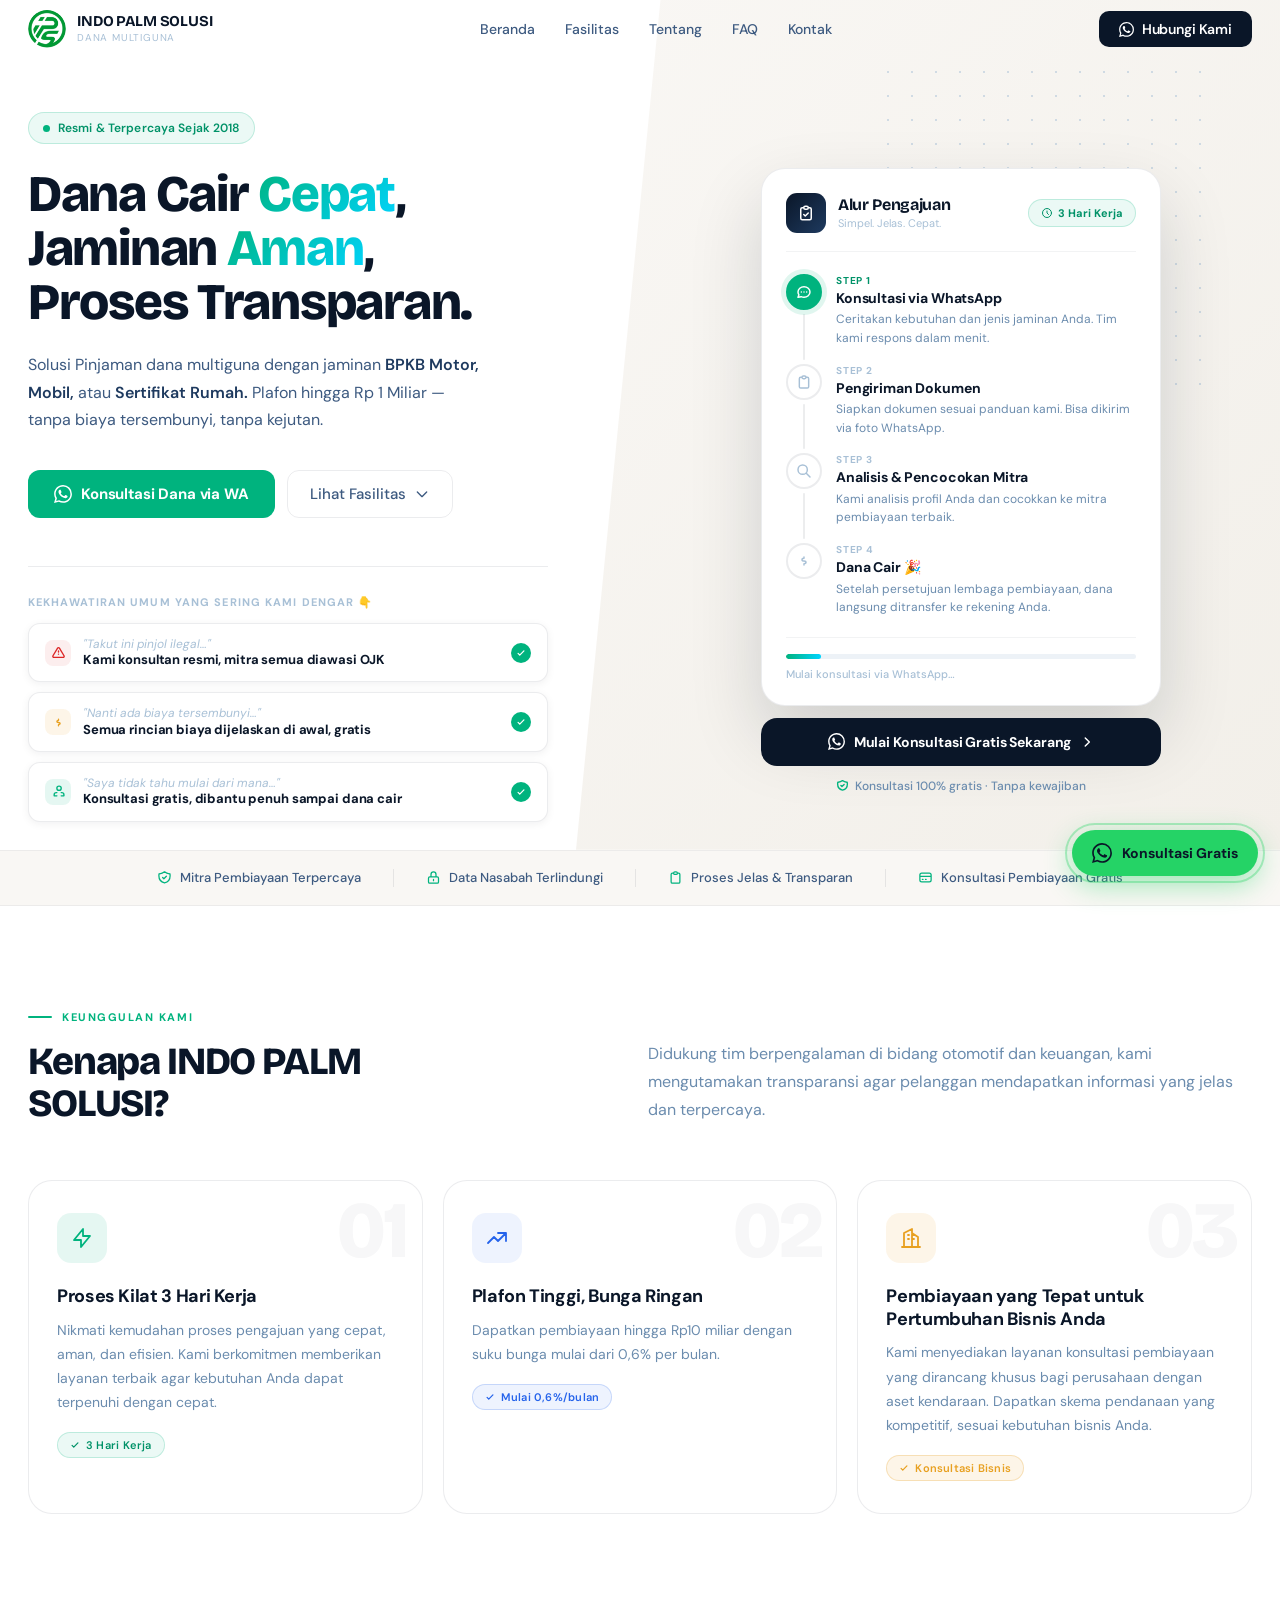
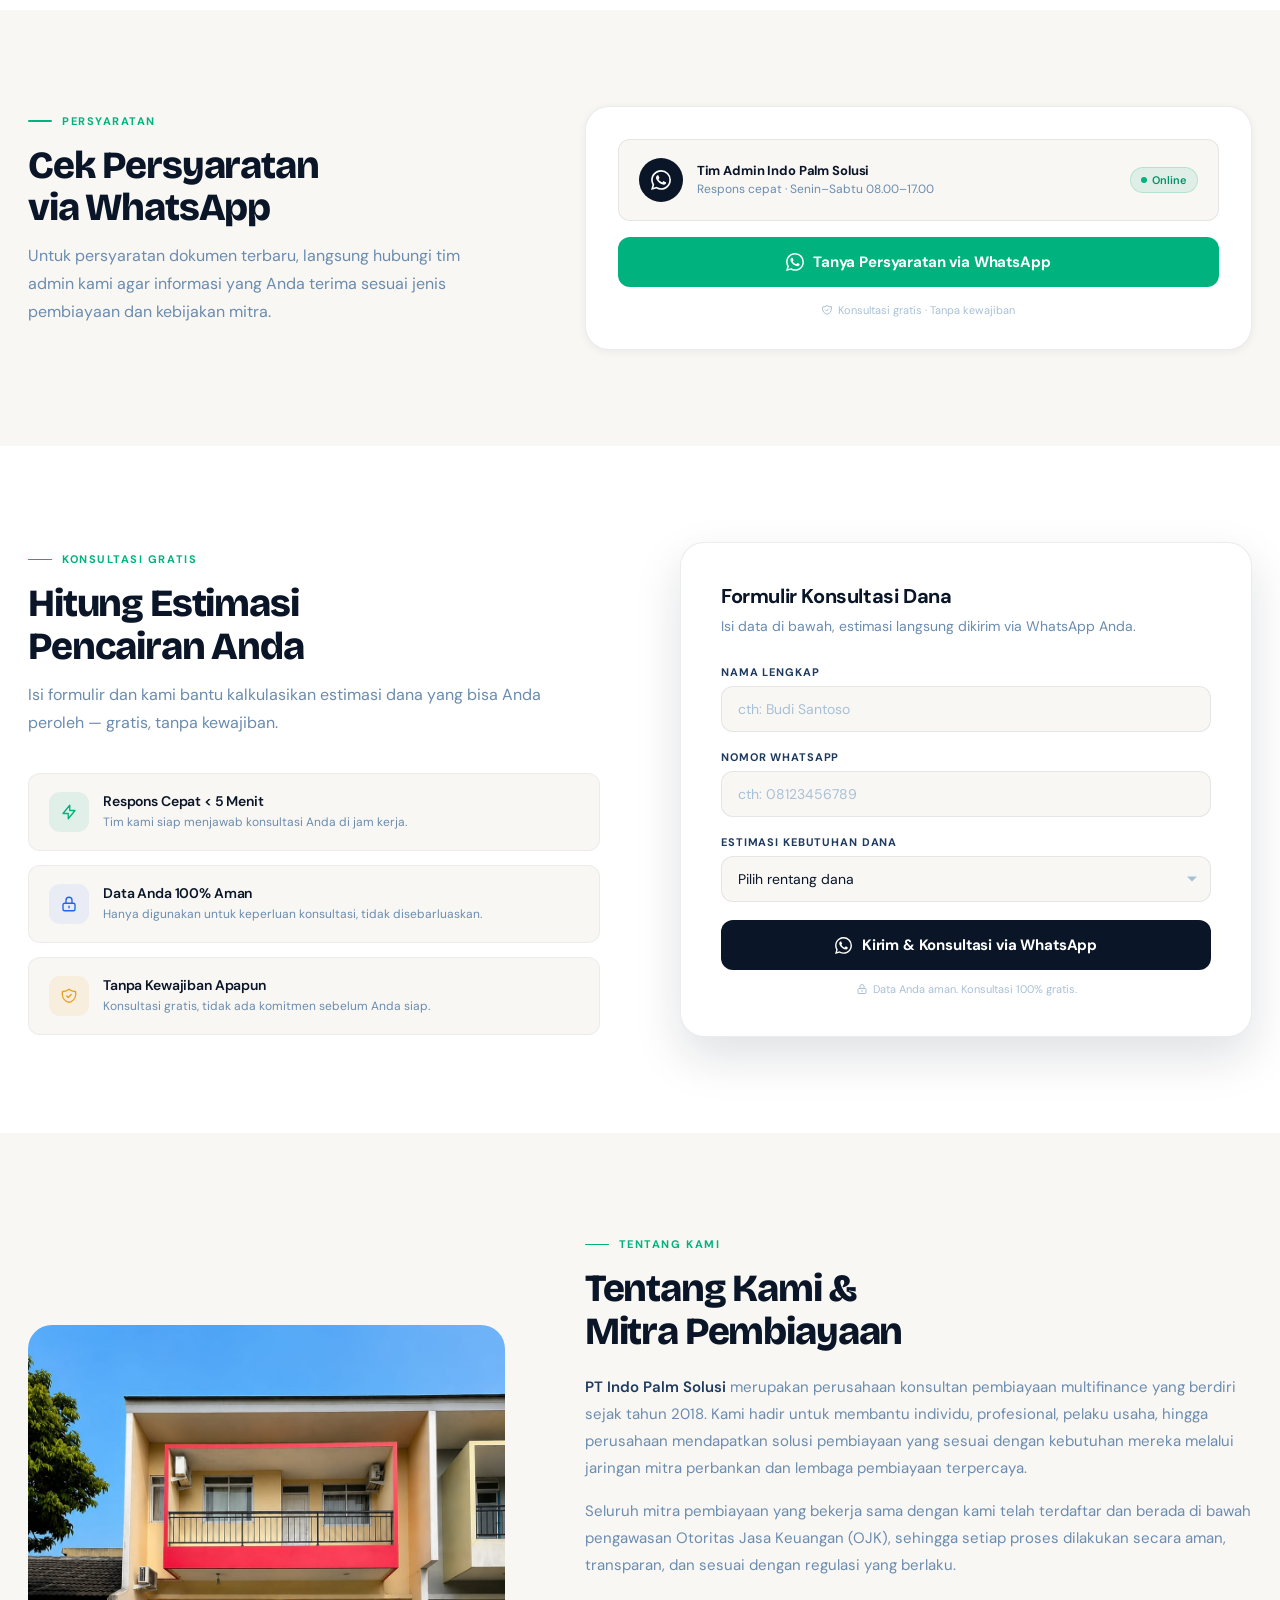
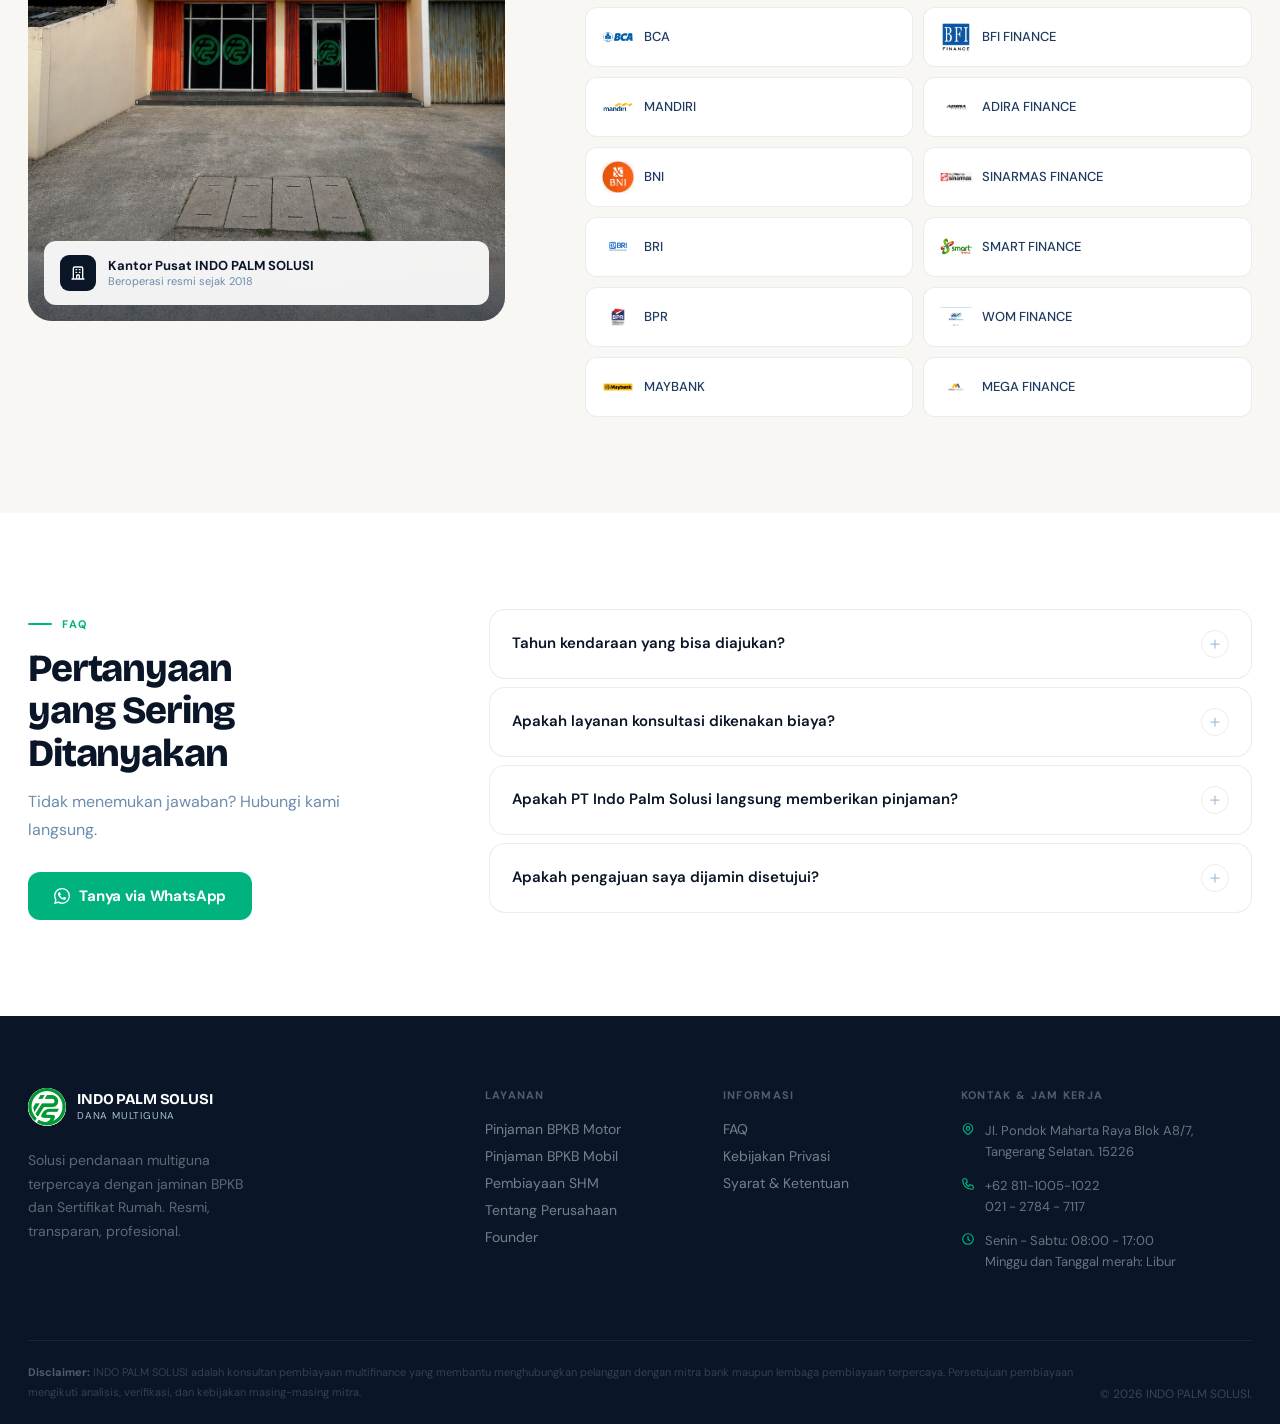
<file: index.html>
<!DOCTYPE html>
<html lang="id" class="scroll-smooth">
<head>
<meta charset="UTF-8"/>
<meta name="viewport" content="width=device-width, initial-scale=1.0"/>
<title>INDO PALM SOLUSI — Pendanaan Multiguna Terpercaya</title>
<meta name="description" content="Pinjaman dana multiguna jaminan BPKB & Sertifikat Rumah. Proses 1 hari, transparan, resmi."/>
<link rel="preconnect" href="https://fonts.googleapis.com"/>
<link rel="preconnect" href="https://fonts.gstatic.com" crossorigin/>
<link href="https://fonts.googleapis.com/css2?family=Bricolage+Grotesque:opsz,wght@12..96,400;12..96,500;12..96,600;12..96,700;12..96,800&family=DM+Sans:ital,opsz,wght@0,9..40,300;0,9..40,400;0,9..40,500;0,9..40,600;1,9..40,400&display=swap" rel="stylesheet"/>
<link rel="stylesheet" href="assets/css/style.css"/>
</head>
<body>

<!-- ══════════ NAVBAR ══════════ -->
<header id="navbar">
  <div class="nav-inner">
    <a href="#hero" class="nav-logo">
      <div class="logo-mark">
        <img src="assets/images/indopalm.jpeg" alt="Indo Palm Solusi Logo"/>
      </div>
      <div>
        <div class="logo-name">INDO PALM SOLUSI</div>
        <div class="logo-sub">Dana Multiguna</div>
      </div>
    </a>
    <nav class="nav-links">
      <a href="#hero" class="nav-link">Beranda</a>
      <a href="#fasilitas" class="nav-link">Fasilitas</a>
      <a href="#tentang" class="nav-link">Tentang</a>
      <a href="#faq" class="nav-link">FAQ</a>
      <a href="#kontak" class="nav-link">Kontak</a>
    </nav>
    <a href="https://wa.me/6281110051022" target="_blank" class="nav-cta desk-only">
      <svg width="15" height="15" viewBox="0 0 24 24" fill="currentColor"><path d="M17.472 14.382c-.297-.149-1.758-.867-2.03-.967-.273-.099-.471-.148-.67.15-.197.297-.767.966-.94 1.164-.173.199-.347.223-.644.075-.297-.15-1.255-.463-2.39-1.475-.883-.788-1.48-1.761-1.653-2.059-.173-.297-.018-.458.13-.606.134-.133.298-.347.446-.52.149-.174.198-.298.298-.497.099-.198.05-.371-.025-.52-.075-.149-.669-1.612-.916-2.207-.242-.579-.487-.5-.669-.51-.173-.008-.371-.01-.57-.01-.198 0-.52.074-.792.372-.272.297-1.04 1.016-1.04 2.479 0 1.462 1.065 2.875 1.213 3.074.149.198 2.096 3.2 5.077 4.487.709.306 1.262.489 1.694.625.712.227 1.36.195 1.871.118.571-.085 1.758-.719 2.006-1.413.248-.694.248-1.289.173-1.413-.074-.124-.272-.198-.57-.347m-5.421 7.403h-.004a9.87 9.87 0 01-5.031-1.378l-.361-.214-3.741.982.998-3.648-.235-.374a9.86 9.86 0 01-1.51-5.26c.001-5.45 4.436-9.884 9.888-9.884 2.64 0 5.122 1.03 6.988 2.898a9.825 9.825 0 012.893 6.994c-.003 5.45-4.437 9.884-9.885 9.884m8.413-18.297A11.815 11.815 0 0012.05 0C5.495 0 .16 5.335.157 11.892c0 2.096.547 4.142 1.588 5.945L.057 24l6.305-1.654a11.882 11.882 0 005.683 1.448h.005c6.554 0 11.89-5.335 11.893-11.893a11.821 11.821 0 00-3.48-8.413z"/></svg>
      Hubungi Kami
    </a>
    <div class="hamburger" id="hamburger" onclick="toggleMenu()">
      <div class="ham-bar"></div><div class="ham-bar"></div><div class="ham-bar"></div>
    </div>
  </div>
  <div class="mobile-menu" id="mobileMenu">
    <div class="mobile-menu-inner">
      <a href="#hero" class="mobile-link" onclick="closeMenu()">Beranda</a>
      <a href="#fasilitas" class="mobile-link" onclick="closeMenu()">Fasilitas</a>
      <a href="#tentang" class="mobile-link" onclick="closeMenu()">Tentang Kami</a>
      <a href="#faq" class="mobile-link" onclick="closeMenu()">FAQ</a>
      <a href="#kontak" class="mobile-link" onclick="closeMenu()">Kontak</a>
      <a href="https://wa.me/6281110051022" target="_blank" class="mobile-cta">
        <svg width="18" height="18" viewBox="0 0 24 24" fill="currentColor"><path d="M17.472 14.382c-.297-.149-1.758-.867-2.03-.967-.273-.099-.471-.148-.67.15-.197.297-.767.966-.94 1.164-.173.199-.347.223-.644.075-.297-.15-1.255-.463-2.39-1.475-.883-.788-1.48-1.761-1.653-2.059-.173-.297-.018-.458.13-.606.134-.133.298-.347.446-.52.149-.174.198-.298.298-.497.099-.198.05-.371-.025-.52-.075-.149-.669-1.612-.916-2.207-.242-.579-.487-.5-.669-.51-.173-.008-.371-.01-.57-.01-.198 0-.52.074-.792.372-.272.297-1.04 1.016-1.04 2.479 0 1.462 1.065 2.875 1.213 3.074.149.198 2.096 3.2 5.077 4.487.709.306 1.262.489 1.694.625.712.227 1.36.195 1.871.118.571-.085 1.758-.719 2.006-1.413.248-.694.248-1.289.173-1.413-.074-.124-.272-.198-.57-.347m-5.421 7.403h-.004a9.87 9.87 0 01-5.031-1.378l-.361-.214-3.741.982.998-3.648-.235-.374a9.86 9.86 0 01-1.51-5.26c.001-5.45 4.436-9.884 9.888-9.884 2.64 0 5.122 1.03 6.988 2.898a9.825 9.825 0 012.893 6.994c-.003 5.45-4.437 9.884-9.885 9.884m8.413-18.297A11.815 11.815 0 0012.05 0C5.495 0 .16 5.335.157 11.892c0 2.096.547 4.142 1.588 5.945L.057 24l6.305-1.654a11.882 11.882 0 005.683 1.448h.005c6.554 0 11.89-5.335 11.893-11.893a11.821 11.821 0 00-3.48-8.413z"/></svg>
        Konsultasi via WhatsApp
      </a>
    </div>
  </div>
</header>

<!-- ══════════ HERO ══════════ -->
<section class="hero" id="hero">
  <div class="hero-bg-shape"></div>
  <div class="hero-bg-dots"></div>
  <div class="hero-inner">
    <!-- Left -->
    <div>
      <div class="hero-badge reveal">
        <div class="badge-dot"></div>
        <span class="badge-text">Resmi &amp; Terpercaya Sejak 2018</span>
      </div>
      <h1 class="hero-h1 reveal d1">
        Dana Cair <span class="hl">Cepat</span>,<br/>
        Jaminan <span class="hl">Aman</span>,<br/>
        Proses Transparan.
      </h1>
      <p class="hero-sub reveal d2">Solusi Pinjaman dana multiguna dengan jaminan <strong>BPKB Motor, Mobil,</strong> atau <strong>Sertifikat Rumah.</strong> Plafon hingga Rp 1 Miliar — tanpa biaya tersembunyi, tanpa kejutan.</p>
      <div class="hero-actions reveal d3">
        <a href="https://wa.me/6281110051022?text=Halo%20INDO%20PALM%20SOLUSI%2C%20saya%20ingin%20konsultasi%20pinjaman%20dana." target="_blank" class="btn-green">
          <svg width="18" height="18" viewBox="0 0 24 24" fill="currentColor"><path d="M17.472 14.382c-.297-.149-1.758-.867-2.03-.967-.273-.099-.471-.148-.67.15-.197.297-.767.966-.94 1.164-.173.199-.347.223-.644.075-.297-.15-1.255-.463-2.39-1.475-.883-.788-1.48-1.761-1.653-2.059-.173-.297-.018-.458.13-.606.134-.133.298-.347.446-.52.149-.174.198-.298.298-.497.099-.198.05-.371-.025-.52-.075-.149-.669-1.612-.916-2.207-.242-.579-.487-.5-.669-.51-.173-.008-.371-.01-.57-.01-.198 0-.52.074-.792.372-.272.297-1.04 1.016-1.04 2.479 0 1.462 1.065 2.875 1.213 3.074.149.198 2.096 3.2 5.077 4.487.709.306 1.262.489 1.694.625.712.227 1.36.195 1.871.118.571-.085 1.758-.719 2.006-1.413.248-.694.248-1.289.173-1.413-.074-.124-.272-.198-.57-.347m-5.421 7.403h-.004a9.87 9.87 0 01-5.031-1.378l-.361-.214-3.741.982.998-3.648-.235-.374a9.86 9.86 0 01-1.51-5.26c.001-5.45 4.436-9.884 9.888-9.884 2.64 0 5.122 1.03 6.988 2.898a9.825 9.825 0 012.893 6.994c-.003 5.45-4.437 9.884-9.885 9.884m8.413-18.297A11.815 11.815 0 0012.05 0C5.495 0 .16 5.335.157 11.892c0 2.096.547 4.142 1.588 5.945L.057 24l6.305-1.654a11.882 11.882 0 005.683 1.448h.005c6.554 0 11.89-5.335 11.893-11.893a11.821 11.821 0 00-3.48-8.413z"/></svg>
          Konsultasi Dana via WA
        </a>
        <a href="#fasilitas" class="btn-outline">
          Lihat Fasilitas
          <svg width="16" height="16" fill="none" stroke="currentColor" stroke-width="2" viewBox="0 0 24 24"><path stroke-linecap="round" stroke-linejoin="round" d="M19 9l-7 7-7-7"/></svg>
        </a>
      </div>
      <div class="hero-proof reveal d4">
        <div class="proof-divider"></div>
        <div class="proof-label">Kekhawatiran umum yang sering kami dengar 👇</div>
        <div class="proof-list">

          <div class="proof-item">
            <div class="proof-ic red">
              <svg width="13" height="13" fill="none" stroke="currentColor" stroke-width="2.5" viewBox="0 0 24 24"><path stroke-linecap="round" stroke-linejoin="round" d="M12 9v2m0 4h.01M10.29 3.86L1.82 18a2 2 0 001.71 3h16.94a2 2 0 001.71-3L13.71 3.86a2 2 0 00-3.42 0z"/></svg>
            </div>
            <div class="proof-body">
              <div class="proof-q">"Takut ini pinjol ilegal…"</div>
              <div class="proof-h">Kami konsultan resmi, mitra semua diawasi OJK</div>
            </div>
            <div class="proof-check">
              <svg width="10" height="10" fill="none" stroke="white" stroke-width="3" viewBox="0 0 24 24"><path stroke-linecap="round" stroke-linejoin="round" d="M5 13l4 4L19 7"/></svg>
            </div>
          </div>

          <div class="proof-item">
            <div class="proof-ic gold">
              <svg width="13" height="13" fill="none" stroke="currentColor" stroke-width="2.5" viewBox="0 0 24 24"><path stroke-linecap="round" stroke-linejoin="round" d="M12 8c-1.657 0-3 .895-3 2s1.343 2 3 2 3 .895 3 2-1.343 2-3 2m0-8V6m0 12v-2"/></svg>
            </div>
            <div class="proof-body">
              <div class="proof-q">"Nanti ada biaya tersembunyi…"</div>
              <div class="proof-h">Semua rincian biaya dijelaskan di awal, gratis</div>
            </div>
            <div class="proof-check">
              <svg width="10" height="10" fill="none" stroke="white" stroke-width="3" viewBox="0 0 24 24"><path stroke-linecap="round" stroke-linejoin="round" d="M5 13l4 4L19 7"/></svg>
            </div>
          </div>

          <div class="proof-item">
            <div class="proof-ic green">
              <svg width="13" height="13" fill="none" stroke="currentColor" stroke-width="2.5" viewBox="0 0 24 24"><path stroke-linecap="round" stroke-linejoin="round" d="M17 20h5v-2a4 4 0 00-4-4h-1M9 20H4v-2a4 4 0 014-4h1m4-4a4 4 0 100-8 4 4 0 000 8z"/></svg>
            </div>
            <div class="proof-body">
              <div class="proof-q">"Saya tidak tahu mulai dari mana…"</div>
              <div class="proof-h">Konsultasi gratis, dibantu penuh sampai dana cair</div>
            </div>
            <div class="proof-check">
              <svg width="10" height="10" fill="none" stroke="white" stroke-width="3" viewBox="0 0 24 24"><path stroke-linecap="round" stroke-linejoin="round" d="M5 13l4 4L19 7"/></svg>
            </div>
          </div>

        </div>
      </div>
    </div>
    <!-- Right: Process Timeline -->
    <div class="hero-right reveal d2">
      <div class="ptl-wrap">

        <!-- Card header -->
        <div class="ptl-card">
          <div class="ptl-card-head">
            <div class="ptl-head-icon">
              <svg width="18" height="18" fill="none" stroke="white" stroke-width="2" viewBox="0 0 24 24"><path stroke-linecap="round" stroke-linejoin="round" d="M9 5H7a2 2 0 00-2 2v12a2 2 0 002 2h10a2 2 0 002-2V7a2 2 0 00-2-2h-2M9 5a2 2 0 002 2h2a2 2 0 002-2M9 5a2 2 0 012-2h2a2 2 0 012 2m-6 9l2 2 4-4"/></svg>
            </div>
            <div>
              <div class="ptl-card-title">Alur Pengajuan</div>
              <div class="ptl-card-sub">Simpel. Jelas. Cepat.</div>
            </div>
            <div class="ptl-duration-badge">
              <svg width="12" height="12" fill="none" stroke="currentColor" stroke-width="2" viewBox="0 0 24 24"><path stroke-linecap="round" stroke-linejoin="round" d="M12 8v4l3 3m6-3a9 9 0 11-18 0 9 9 0 0118 0z"/></svg>
              3 Hari Kerja
            </div>
          </div>

          <!-- Steps -->
          <div class="ptl-steps">

            <div class="ptl-step" data-step="0">
              <div class="ptl-step-left">
                <div class="ptl-step-ic ic-0">
                  <svg width="16" height="16" fill="none" stroke="currentColor" stroke-width="2.2" viewBox="0 0 24 24"><path stroke-linecap="round" stroke-linejoin="round" d="M8 12h.01M12 12h.01M16 12h.01M21 12c0 4.418-4.03 8-9 8a9.863 9.863 0 01-4.255-.949L3 20l1.395-3.72C3.512 15.042 3 13.574 3 12c0-4.418 4.03-8 9-8s9 3.582 9 8z"/></svg>
                </div>
                <div class="ptl-step-line"></div>
              </div>
              <div class="ptl-step-body">
                <div class="ptl-step-day">Step 1</div>
                <div class="ptl-step-title">Konsultasi via WhatsApp</div>
                <div class="ptl-step-desc">Ceritakan kebutuhan dan jenis jaminan Anda. Tim kami respons dalam menit.</div>
              </div>
            </div>

            <div class="ptl-step" data-step="1">
              <div class="ptl-step-left">
                <div class="ptl-step-ic ic-1">
                  <svg width="16" height="16" fill="none" stroke="currentColor" stroke-width="2.2" viewBox="0 0 24 24"><path stroke-linecap="round" stroke-linejoin="round" d="M9 5H7a2 2 0 00-2 2v12a2 2 0 002 2h10a2 2 0 002-2V7a2 2 0 00-2-2h-2M9 5a2 2 0 002 2h2a2 2 0 002-2M9 5a2 2 0 012-2h2a2 2 0 012 2"/></svg>
                </div>
                <div class="ptl-step-line"></div>
              </div>
              <div class="ptl-step-body">
                <div class="ptl-step-day">Step 2</div>
                <div class="ptl-step-title">Pengiriman Dokumen</div>
                <div class="ptl-step-desc">Siapkan dokumen sesuai panduan kami. Bisa dikirim via foto WhatsApp.</div>
              </div>
            </div>

            <div class="ptl-step" data-step="2">
              <div class="ptl-step-left">
                <div class="ptl-step-ic ic-2">
                  <svg width="16" height="16" fill="none" stroke="currentColor" stroke-width="2.2" viewBox="0 0 24 24"><path stroke-linecap="round" stroke-linejoin="round" d="M21 21l-6-6m2-5a7 7 0 11-14 0 7 7 0 0114 0z"/></svg>
                </div>
                <div class="ptl-step-line"></div>
              </div>
              <div class="ptl-step-body">
                <div class="ptl-step-day">Step 3</div>
                <div class="ptl-step-title">Analisis & Pencocokan Mitra</div>
                <div class="ptl-step-desc">Kami analisis profil Anda dan cocokkan ke mitra pembiayaan terbaik.</div>
              </div>
            </div>

            <div class="ptl-step" data-step="3">
              <div class="ptl-step-left">
                <div class="ptl-step-ic ic-3">
                  <svg width="16" height="16" fill="none" stroke="currentColor" stroke-width="2.2" viewBox="0 0 24 24"><path stroke-linecap="round" stroke-linejoin="round" d="M12 8c-1.657 0-3 .895-3 2s1.343 2 3 2 3 .895 3 2-1.343 2-3 2m0-8V6m0 12v-2"/></svg>
                </div>
                <!-- no line on last step -->
              </div>
              <div class="ptl-step-body">
                <div class="ptl-step-day">Step 4</div>
                <div class="ptl-step-title">Dana Cair 🎉</div>
                <div class="ptl-step-desc">Setelah persetujuan lembaga pembiayaan, dana langsung ditransfer ke rekening Anda.</div>
              </div>
            </div>

          </div><!-- /ptl-steps -->

          <!-- Progress bar animated -->
          <div class="ptl-progress-wrap">
            <div class="ptl-progress-track">
              <div class="ptl-progress-fill" id="ptlProgress"></div>
            </div>
            <div class="ptl-progress-label" id="ptlLabel">Sedang memproses…</div>
          </div>

        </div><!-- /ptl-card -->

        <!-- Bottom CTA -->
        <a href="https://wa.me/6281110051022?text=Halo%2C%20saya%20tertarik%20mengajukan%20pembiayaan%20dan%20ingin%20konsultasi%20lebih%20lanjut." target="_blank" class="ptl-cta">
          <svg width="17" height="17" viewBox="0 0 24 24" fill="currentColor"><path d="M17.472 14.382c-.297-.149-1.758-.867-2.03-.967-.273-.099-.471-.148-.67.15-.197.297-.767.966-.94 1.164-.173.199-.347.223-.644.075-.297-.15-1.255-.463-2.39-1.475-.883-.788-1.48-1.761-1.653-2.059-.173-.297-.018-.458.13-.606.134-.133.298-.347.446-.52.149-.174.198-.298.298-.497.099-.198.05-.371-.025-.52-.075-.149-.669-1.612-.916-2.207-.242-.579-.487-.5-.669-.51-.173-.008-.371-.01-.57-.01-.198 0-.52.074-.792.372-.272.297-1.04 1.016-1.04 2.479 0 1.462 1.065 2.875 1.213 3.074.149.198 2.096 3.2 5.077 4.487.709.306 1.262.489 1.694.625.712.227 1.36.195 1.871.118.571-.085 1.758-.719 2.006-1.413.248-.694.248-1.289.173-1.413-.074-.124-.272-.198-.57-.347m-5.421 7.403h-.004a9.87 9.87 0 01-5.031-1.378l-.361-.214-3.741.982.998-3.648-.235-.374a9.86 9.86 0 01-1.51-5.26c.001-5.45 4.436-9.884 9.888-9.884 2.64 0 5.122 1.03 6.988 2.898a9.825 9.825 0 012.893 6.994c-.003 5.45-4.437 9.884-9.885 9.884m8.413-18.297A11.815 11.815 0 0012.05 0C5.495 0 .16 5.335.157 11.892c0 2.096.547 4.142 1.588 5.945L.057 24l6.305-1.654a11.882 11.882 0 005.683 1.448h.005c6.554 0 11.89-5.335 11.893-11.893a11.821 11.821 0 00-3.48-8.413z"/></svg>
          Mulai Konsultasi Gratis Sekarang
          <svg width="14" height="14" fill="none" stroke="currentColor" stroke-width="2.5" viewBox="0 0 24 24"><path stroke-linecap="round" stroke-linejoin="round" d="M9 5l7 7-7 7"/></svg>
        </a>

        <!-- Trust pill -->
        <div class="ptl-trust">
          <svg width="13" height="13" fill="none" stroke="var(--accent)" stroke-width="2.5" viewBox="0 0 24 24"><path stroke-linecap="round" stroke-linejoin="round" d="M9 12l2 2 4-4m5.618-4.016A11.955 11.955 0 0112 2.944a11.955 11.955 0 01-8.618 3.04A12.02 12.02 0 003 9c0 5.591 3.824 10.29 9 11.622 5.176-1.332 9-6.03 9-11.622 0-1.042-.133-2.052-.382-3.016z"/></svg>
          Konsultasi 100% gratis · Tanpa kewajiban
        </div>

      </div>
    </div>
  </div>
</section>

<!-- Trust Strip -->
<div class="trust-strip">
  <div class="trust-strip-inner">
    <div class="tstrip-item"><svg width="15" height="15" fill="none" stroke="currentColor" stroke-width="2" viewBox="0 0 24 24"><path stroke-linecap="round" stroke-linejoin="round" d="M9 12l2 2 4-4m5.618-4.016A11.955 11.955 0 0112 2.944a11.955 11.955 0 01-8.618 3.04A12.02 12.02 0 003 9c0 5.591 3.824 10.29 9 11.622 5.176-1.332 9-6.03 9-11.622 0-1.042-.133-2.052-.382-3.016z"/></svg>Mitra Pembiayaan Terpercaya</div>
    <div class="tstrip-sep"></div>
    <div class="tstrip-item"><svg width="15" height="15" fill="none" stroke="currentColor" stroke-width="2" viewBox="0 0 24 24"><path stroke-linecap="round" stroke-linejoin="round" d="M12 15v2m-6 4h12a2 2 0 002-2v-6a2 2 0 00-2-2H6a2 2 0 00-2 2v6a2 2 0 002 2zm10-10V7a4 4 0 00-8 0v4h8z"/></svg>Data Nasabah Terlindungi</div>
    <div class="tstrip-sep"></div>
    <div class="tstrip-item"><svg width="15" height="15" fill="none" stroke="currentColor" stroke-width="2" viewBox="0 0 24 24"><path stroke-linecap="round" stroke-linejoin="round" d="M9 5H7a2 2 0 00-2 2v12a2 2 0 002 2h10a2 2 0 002-2V7a2 2 0 00-2-2h-2M9 5a2 2 0 002 2h2a2 2 0 002-2M9 5a2 2 0 012-2h2a2 2 0 012 2"/></svg>Proses Jelas &amp; Transparan</div>
    <div class="tstrip-sep"></div>
    <div class="tstrip-item"><svg width="15" height="15" fill="none" stroke="currentColor" stroke-width="2" viewBox="0 0 24 24"><path stroke-linecap="round" stroke-linejoin="round" d="M3 10h18M7 15h1m4 0h1m-7 4h12a3 3 0 003-3V8a3 3 0 00-3-3H6a3 3 0 00-3 3v8a3 3 0 003 3z"/></svg>Konsultasi Pembiayaan Gratis</div>
  </div>
</div>

<!-- ══════════ KEUNGGULAN ══════════ -->
<section class="section" id="fasilitas" style="background:white;">
  <div class="sec-inner">
    <div class="reveal" style="display:grid;grid-template-columns:1fr 1fr;gap:16px;align-items:end;">
      <div>
        <div class="sec-label">Keunggulan Kami</div>
        <h2 class="sec-h2">Kenapa INDO PALM<br/>SOLUSI?</h2>
      </div>
      <p class="sec-sub" style="margin-top:0;">Didukung tim berpengalaman di bidang otomotif dan keuangan, kami mengutamakan transparansi agar pelanggan mendapatkan informasi yang jelas dan terpercaya.</p>
    </div>
    <div class="feat-grid">
      <div class="feat-card reveal d1"><div class="feat-bg-num">01</div><div class="feat-icon" style="background:rgba(0,179,126,0.1);"><svg width="24" height="24" fill="none" stroke="var(--accent)" stroke-width="1.8" viewBox="0 0 24 24"><path stroke-linecap="round" stroke-linejoin="round" d="M13 10V3L4 14h7v7l9-11h-7z"/></svg></div><div class="feat-h">Proses Kilat 3 Hari Kerja</div><p class="feat-p">Nikmati kemudahan proses pengajuan yang cepat, aman, dan efisien. Kami berkomitmen memberikan layanan terbaik agar kebutuhan Anda dapat terpenuhi dengan cepat.</p><div class="feat-tag" style="background:rgba(0,179,126,0.08);border:1px solid rgba(0,179,126,0.2);color:var(--accent-dark);"><svg width="10" height="10" fill="none" stroke="currentColor" stroke-width="3" viewBox="0 0 24 24"><path stroke-linecap="round" stroke-linejoin="round" d="M5 13l4 4L19 7"/></svg>3 Hari Kerja</div></div>
      <div class="feat-card reveal d2"><div class="feat-bg-num">02</div><div class="feat-icon" style="background:var(--blue-pale);"><svg width="24" height="24" fill="none" stroke="var(--blue-accent)" stroke-width="1.8" viewBox="0 0 24 24"><path stroke-linecap="round" stroke-linejoin="round" d="M13 7h8m0 0v8m0-8l-8 8-4-4-6 6"/></svg></div><div class="feat-h">Plafon Tinggi, Bunga Ringan</div><p class="feat-p">Dapatkan pembiayaan hingga Rp10 miliar dengan suku bunga mulai dari 0,6% per bulan.</p><div class="feat-tag" style="background:var(--blue-pale);border:1px solid rgba(37,99,235,0.2);color:var(--blue-accent);"><svg width="10" height="10" fill="none" stroke="currentColor" stroke-width="3" viewBox="0 0 24 24"><path stroke-linecap="round" stroke-linejoin="round" d="M5 13l4 4L19 7"/></svg>Mulai 0,6%/bulan</div></div>
      <div class="feat-card reveal d3"><div class="feat-bg-num">03</div><div class="feat-icon" style="background:var(--gold-pale);"><svg width="24" height="24" fill="none" stroke="var(--gold)" stroke-width="1.8" viewBox="0 0 24 24"><path stroke-linecap="round" stroke-linejoin="round" d="M3 21h18M5 21V7l8-4v18M19 21V11l-6-4M9 9h1m-1 4h1m4-4h1m-1 4h1"/></svg></div><div class="feat-h">Pembiayaan yang Tepat untuk Pertumbuhan Bisnis Anda</div><p class="feat-p">Kami menyediakan layanan konsultasi pembiayaan yang dirancang khusus bagi perusahaan dengan aset kendaraan. Dapatkan skema pendanaan yang kompetitif, sesuai kebutuhan bisnis Anda.</p><div class="feat-tag" style="background:var(--gold-pale);border:1px solid rgba(232,160,32,0.25);color:var(--gold);"><svg width="10" height="10" fill="none" stroke="currentColor" stroke-width="3" viewBox="0 0 24 24"><path stroke-linecap="round" stroke-linejoin="round" d="M5 13l4 4L19 7"/></svg>Konsultasi Bisnis</div></div>
    </div>
  </div>
</section>

<!-- ══════════ CHECKLIST TABS ══════════ -->
<section class="section check-section" id="persyaratan">
  <div class="sec-inner">
    <div class="check-layout">
      <div class="reveal">
        <div class="sec-label">Persyaratan</div>
        <h2 class="sec-h2">Cek Persyaratan<br/>via WhatsApp</h2>
        <p class="sec-sub">Untuk persyaratan dokumen terbaru, langsung hubungi tim admin kami agar informasi yang Anda terima sesuai jenis pembiayaan dan kebijakan mitra.</p>
      </div>
      <div class="reveal d2">
        <div class="check-box">
          <!-- Single admin CTA -->
          <div style="display:flex;flex-direction:column;gap:16px;">
            <div style="display:flex;align-items:center;gap:14px;padding:18px 20px;background:var(--cream);border:1px solid var(--border);border-radius:var(--r-md);">
              <div style="width:44px;height:44px;border-radius:50%;background:var(--ink);display:flex;align-items:center;justify-content:center;flex-shrink:0;">
                <svg width="20" height="20" viewBox="0 0 24 24" fill="white"><path d="M17.472 14.382c-.297-.149-1.758-.867-2.03-.967-.273-.099-.471-.148-.67.15-.197.297-.767.966-.94 1.164-.173.199-.347.223-.644.075-.297-.15-1.255-.463-2.39-1.475-.883-.788-1.48-1.761-1.653-2.059-.173-.297-.018-.458.13-.606.134-.133.298-.347.446-.52.149-.174.198-.298.298-.497.099-.198.05-.371-.025-.52-.075-.149-.669-1.612-.916-2.207-.242-.579-.487-.5-.669-.51-.173-.008-.371-.01-.57-.01-.198 0-.52.074-.792.372-.272.297-1.04 1.016-1.04 2.479 0 1.462 1.065 2.875 1.213 3.074.149.198 2.096 3.2 5.077 4.487.709.306 1.262.489 1.694.625.712.227 1.36.195 1.871.118.571-.085 1.758-.719 2.006-1.413.248-.694.248-1.289.173-1.413-.074-.124-.272-.198-.57-.347m-5.421 7.403h-.004a9.87 9.87 0 01-5.031-1.378l-.361-.214-3.741.982.998-3.648-.235-.374a9.86 9.86 0 01-1.51-5.26c.001-5.45 4.436-9.884 9.888-9.884 2.64 0 5.122 1.03 6.988 2.898a9.825 9.825 0 012.893 6.994c-.003 5.45-4.437 9.884-9.885 9.884m8.413-18.297A11.815 11.815 0 0012.05 0C5.495 0 .16 5.335.157 11.892c0 2.096.547 4.142 1.588 5.945L.057 24l6.305-1.654a11.882 11.882 0 005.683 1.448h.005c6.554 0 11.89-5.335 11.893-11.893a11.821 11.821 0 00-3.48-8.413z"/></svg>
              </div>
              <div style="flex:1;">
                <div style="font-size:13px;font-weight:700;color:var(--ink);letter-spacing:-0.01em;margin-bottom:2px;">Tim Admin Indo Palm Solusi</div>
                <div style="font-size:12px;color:var(--ink-muted);">Respons cepat · Senin–Sabtu 08.00–17.00</div>
              </div>
              <div style="display:flex;align-items:center;gap:5px;padding:5px 10px;border-radius:100px;background:rgba(0,179,126,0.1);border:1px solid rgba(0,179,126,0.2);">
                <div style="width:6px;height:6px;border-radius:50%;background:var(--accent);animation:bdot 2s ease-in-out infinite;"></div>
                <span style="font-size:11px;font-weight:600;color:var(--accent-dark);">Online</span>
              </div>
            </div>
            <a href="https://wa.me/6281110051022?text=Halo%2C%20saya%20tertarik%20mengajukan%20pembiayaan%20dan%20ingin%20mengetahui%20persyaratan%20dokumen%20yang%20diperlukan%3F" target="_blank" class="btn-green" style="width:100%;justify-content:center;font-size:15px;padding:15px 20px;">
              <svg width="18" height="18" viewBox="0 0 24 24" fill="currentColor"><path d="M17.472 14.382c-.297-.149-1.758-.867-2.03-.967-.273-.099-.471-.148-.67.15-.197.297-.767.966-.94 1.164-.173.199-.347.223-.644.075-.297-.15-1.255-.463-2.39-1.475-.883-.788-1.48-1.761-1.653-2.059-.173-.297-.018-.458.13-.606.134-.133.298-.347.446-.52.149-.174.198-.298.298-.497.099-.198.05-.371-.025-.52-.075-.149-.669-1.612-.916-2.207-.242-.579-.487-.5-.669-.51-.173-.008-.371-.01-.57-.01-.198 0-.52.074-.792.372-.272.297-1.04 1.016-1.04 2.479 0 1.462 1.065 2.875 1.213 3.074.149.198 2.096 3.2 5.077 4.487.709.306 1.262.489 1.694.625.712.227 1.36.195 1.871.118.571-.085 1.758-.719 2.006-1.413.248-.694.248-1.289.173-1.413-.074-.124-.272-.198-.57-.347m-5.421 7.403h-.004a9.87 9.87 0 01-5.031-1.378l-.361-.214-3.741.982.998-3.648-.235-.374a9.86 9.86 0 01-1.51-5.26c.001-5.45 4.436-9.884 9.888-9.884 2.64 0 5.122 1.03 6.988 2.898a9.825 9.825 0 012.893 6.994c-.003 5.45-4.437 9.884-9.885 9.884m8.413-18.297A11.815 11.815 0 0012.05 0C5.495 0 .16 5.335.157 11.892c0 2.096.547 4.142 1.588 5.945L.057 24l6.305-1.654a11.882 11.882 0 005.683 1.448h.005c6.554 0 11.89-5.335 11.893-11.893a11.821 11.821 0 00-3.48-8.413z"/></svg>
              Tanya Persyaratan via WhatsApp
            </a>
            <div style="text-align:center;font-size:11px;color:var(--ink-ghost);display:flex;align-items:center;justify-content:center;gap:5px;">
              <svg width="12" height="12" fill="none" stroke="currentColor" stroke-width="2" viewBox="0 0 24 24"><path stroke-linecap="round" stroke-linejoin="round" d="M9 12l2 2 4-4m5.618-4.016A11.955 11.955 0 0112 2.944a11.955 11.955 0 01-8.618 3.04A12.02 12.02 0 003 9c0 5.591 3.824 10.29 9 11.622 5.176-1.332 9-6.03 9-11.622 0-1.042-.133-2.052-.382-3.016z"/></svg>
              Konsultasi gratis · Tanpa kewajiban
            </div>
          </div>
        </div>
      </div>
    </div>
  </div>
</section>

<!-- ══════════ LEAD FORM ══════════ -->
<section class="section form-section">
  <div class="sec-inner">
    <div class="form-layout">
      <div class="reveal">
        <div class="sec-label">Konsultasi Gratis</div>
        <h2 class="sec-h2" style="margin-bottom:14px;">Hitung Estimasi<br/>Pencairan Anda</h2>
        <p class="sec-sub" style="margin-top:0;margin-bottom:32px;">Isi formulir dan kami bantu kalkulasikan estimasi dana yang bisa Anda peroleh — gratis, tanpa kewajiban.</p>
        <div class="ftrust-list">
          <div class="ftrust-item">
            <div class="fti-icon" style="background:rgba(0,179,126,0.1);"><svg width="18" height="18" fill="none" stroke="var(--accent)" stroke-width="1.8" viewBox="0 0 24 24"><path stroke-linecap="round" stroke-linejoin="round" d="M13 10V3L4 14h7v7l9-11h-7z"/></svg></div>
            <div><div class="fti-h">Respons Cepat &lt; 5 Menit</div><div class="fti-p">Tim kami siap menjawab konsultasi Anda di jam kerja.</div></div>
          </div>
          <div class="ftrust-item">
            <div class="fti-icon" style="background:var(--blue-pale);"><svg width="18" height="18" fill="none" stroke="var(--blue-accent)" stroke-width="1.8" viewBox="0 0 24 24"><path stroke-linecap="round" stroke-linejoin="round" d="M12 15v2m-6 4h12a2 2 0 002-2v-6a2 2 0 00-2-2H6a2 2 0 00-2 2v6a2 2 0 002 2zm10-10V7a4 4 0 00-8 0v4h8z"/></svg></div>
            <div><div class="fti-h">Data Anda 100% Aman</div><div class="fti-p">Hanya digunakan untuk keperluan konsultasi, tidak disebarluaskan.</div></div>
          </div>
          <div class="ftrust-item">
            <div class="fti-icon" style="background:var(--gold-pale);"><svg width="18" height="18" fill="none" stroke="var(--gold)" stroke-width="1.8" viewBox="0 0 24 24"><path stroke-linecap="round" stroke-linejoin="round" d="M9 12l2 2 4-4m5.618-4.016A11.955 11.955 0 0112 2.944a11.955 11.955 0 01-8.618 3.04A12.02 12.02 0 003 9c0 5.591 3.824 10.29 9 11.622 5.176-1.332 9-6.03 9-11.622 0-1.042-.133-2.052-.382-3.016z"/></svg></div>
            <div><div class="fti-h">Tanpa Kewajiban Apapun</div><div class="fti-p">Konsultasi gratis, tidak ada komitmen sebelum Anda siap.</div></div>
          </div>
        </div>
      </div>
      <div class="reveal d2">
        <div class="form-card">
          <div class="form-head">Formulir Konsultasi Dana</div>
          <div class="form-subhead">Isi data di bawah, estimasi langsung dikirim via WhatsApp Anda.</div>
          <form onsubmit="submitWA(event)" novalidate>
            <div class="field"><label class="field-label" for="f-nama">Nama Lengkap</label><input class="field-input" id="f-nama" type="text" placeholder="cth: Budi Santoso" required/></div>
            <div class="field"><label class="field-label" for="f-hp">Nomor WhatsApp</label><input class="field-input" id="f-hp" type="tel" placeholder="cth: 08123456789" required/></div>
            <div class="field"><label class="field-label" for="f-dana">Estimasi Kebutuhan Dana</label><div class="select-wrap"><select class="field-select" id="f-dana" required><option value="" disabled selected>Pilih rentang dana</option><option>Rp 5 Juta – Rp 15 Juta</option><option>Rp 15 Juta – Rp 50 Juta</option><option>Rp 50 Juta – Rp 100 Juta</option><option>Rp 100 Juta – Rp 300 Juta</option><option>Rp 300 Juta – Rp 1 Miliar</option></select></div></div>
            <button type="submit" class="form-btn">
              <svg width="17" height="17" viewBox="0 0 24 24" fill="currentColor"><path d="M17.472 14.382c-.297-.149-1.758-.867-2.03-.967-.273-.099-.471-.148-.67.15-.197.297-.767.966-.94 1.164-.173.199-.347.223-.644.075-.297-.15-1.255-.463-2.39-1.475-.883-.788-1.48-1.761-1.653-2.059-.173-.297-.018-.458.13-.606.134-.133.298-.347.446-.52.149-.174.198-.298.298-.497.099-.198.05-.371-.025-.52-.075-.149-.669-1.612-.916-2.207-.242-.579-.487-.5-.669-.51-.173-.008-.371-.01-.57-.01-.198 0-.52.074-.792.372-.272.297-1.04 1.016-1.04 2.479 0 1.462 1.065 2.875 1.213 3.074.149.198 2.096 3.2 5.077 4.487.709.306 1.262.489 1.694.625.712.227 1.36.195 1.871.118.571-.085 1.758-.719 2.006-1.413.248-.694.248-1.289.173-1.413-.074-.124-.272-.198-.57-.347m-5.421 7.403h-.004a9.87 9.87 0 01-5.031-1.378l-.361-.214-3.741.982.998-3.648-.235-.374a9.86 9.86 0 01-1.51-5.26c.001-5.45 4.436-9.884 9.888-9.884 2.64 0 5.122 1.03 6.988 2.898a9.825 9.825 0 012.893 6.994c-.003 5.45-4.437 9.884-9.885 9.884m8.413-18.297A11.815 11.815 0 0012.05 0C5.495 0 .16 5.335.157 11.892c0 2.096.547 4.142 1.588 5.945L.057 24l6.305-1.654a11.882 11.882 0 005.683 1.448h.005c6.554 0 11.89-5.335 11.893-11.893a11.821 11.821 0 00-3.48-8.413z"/></svg>
              Kirim &amp; Konsultasi via WhatsApp
            </button>
            <div class="form-note"><svg width="12" height="12" fill="none" stroke="currentColor" stroke-width="2" viewBox="0 0 24 24"><path stroke-linecap="round" stroke-linejoin="round" d="M12 15v2m-6 4h12a2 2 0 002-2v-6a2 2 0 00-2-2H6a2 2 0 00-2 2v6a2 2 0 002 2zm10-10V7a4 4 0 00-8 0v4h8z"/></svg>Data Anda aman. Konsultasi 100% gratis.</div>
          </form>
        </div>
      </div>
    </div>
  </div>
</section>

<!-- ══════════ ABOUT ══════════ -->
<section class="section about-section" id="tentang">
  <div class="sec-inner">
    <div class="about-layout">
      <div class="reveal">
        <div class="about-img-box">
          <img src="assets/images/kantor.jpg" alt="Kantor INDO PALM SOLUSI" loading="lazy"/>
          <div class="about-img-ov"></div>
          <div class="about-label"><div class="al-icon"><svg width="16" height="16" fill="none" stroke="white" stroke-width="2" viewBox="0 0 24 24"><path stroke-linecap="round" stroke-linejoin="round" d="M19 21V5a2 2 0 00-2-2H7a2 2 0 00-2 2v16m14 0h2m-2 0h-5m-9 0H3m2 0h5M9 7h1m-1 4h1m4-4h1m-1 4h1m-5 10v-5a1 1 0 011-1h2a1 1 0 011 1v5m-4 0h4"/></svg></div><div><div class="al-t1">Kantor Pusat INDO PALM SOLUSI</div><div class="al-t2">Beroperasi resmi sejak 2018</div></div></div>
        </div>
      </div>
      <div class="reveal d2">
        <div class="sec-label">Tentang Kami</div>
        <h2 class="sec-h2" style="margin-bottom:22px;">Tentang Kami &amp;<br/>Mitra Pembiayaan</h2>
        <p class="about-body"><strong>PT Indo Palm Solusi</strong> merupakan perusahaan konsultan pembiayaan multifinance yang berdiri sejak tahun 2018. Kami hadir untuk membantu individu, profesional, pelaku usaha, hingga perusahaan mendapatkan solusi pembiayaan yang sesuai dengan kebutuhan mereka melalui jaringan mitra perbankan dan lembaga pembiayaan terpercaya.</p>
        <p class="about-body" style="margin-top:16px;">Seluruh mitra pembiayaan yang bekerja sama dengan kami telah terdaftar dan berada di bawah pengawasan Otoritas Jasa Keuangan (OJK), sehingga setiap proses dilakukan secara aman, transparan, dan sesuai dengan regulasi yang berlaku.</p>
        <div class="comp-grid partner-grid">
          <div class="comp-item partner-item"><img class="comp-logo-img" src="assets/images/bca.jpeg" alt="BCA"/><span class="comp-text">BCA</span></div>
          <div class="comp-item partner-item"><img class="comp-logo-img" src="assets/images/bfi.jpeg" alt="BFI Finance"/><span class="comp-text">BFI FINANCE</span></div>
          <div class="comp-item partner-item"><img class="comp-logo-img" src="assets/images/mandiri.jpeg" alt="Mandiri"/><span class="comp-text">MANDIRI</span></div>
          <div class="comp-item partner-item"><img class="comp-logo-img" src="assets/images/adira.jpeg" alt="Adira Finance"/><span class="comp-text">ADIRA FINANCE</span></div>
          <div class="comp-item partner-item"><img class="comp-logo-img" src="assets/images/bni.jpeg" alt="BNI"/><span class="comp-text">BNI</span></div>
          <div class="comp-item partner-item"><img class="comp-logo-img" src="assets/images/sinarmas.jpeg" alt="Sinarmas Finance"/><span class="comp-text">SINARMAS FINANCE</span></div>
          <div class="comp-item partner-item"><img class="comp-logo-img" src="assets/images/bri.jpeg" alt="BRI"/><span class="comp-text">BRI</span></div>
          <div class="comp-item partner-item"><img class="comp-logo-img" src="assets/images/smart.jpeg" alt="Smart Finance"/><span class="comp-text">SMART FINANCE</span></div>
          <div class="comp-item partner-item"><img class="comp-logo-img" src="assets/images/bpr.jpeg" alt="BPR"/><span class="comp-text">BPR</span></div>
          <div class="comp-item partner-item"><img class="comp-logo-img" src="assets/images/wom.jpeg" alt="WOM Finance"/><span class="comp-text">WOM FINANCE</span></div>
          <div class="comp-item partner-item"><img class="comp-logo-img" src="assets/images/maybank.jpeg" alt="Maybank"/><span class="comp-text">MAYBANK</span></div>
          <div class="comp-item partner-item"><img class="comp-logo-img" src="assets/images/mega.jpeg" alt="Mega Finance"/><span class="comp-text">MEGA FINANCE</span></div>
        </div>
      </div>
    </div>
  </div>
</section>

<!-- ══════════ FAQ ══════════ -->
<section class="section faq-section" id="faq">
  <div class="sec-inner">
    <div class="faq-layout">
      <div class="reveal">
        <div class="sec-label">FAQ</div>
        <h2 class="sec-h2" style="margin-bottom:14px;">Pertanyaan<br/>yang Sering<br/>Ditanyakan</h2>
        <p class="sec-sub" style="margin-top:0;margin-bottom:28px;">Tidak menemukan jawaban? Hubungi kami langsung.</p>
        <a href="https://wa.me/6281110051022?text=Halo%20INDO%20PALM%20SOLUSI%2C%20saya%20punya%20pertanyaan." target="_blank" class="btn-green" style="display:inline-flex;">
          <svg width="16" height="16" viewBox="0 0 24 24" fill="currentColor"><path d="M17.472 14.382c-.297-.149-1.758-.867-2.03-.967-.273-.099-.471-.148-.67.15-.197.297-.767.966-.94 1.164-.173.199-.347.223-.644.075-.297-.15-1.255-.463-2.39-1.475-.883-.788-1.48-1.761-1.653-2.059-.173-.297-.018-.458.13-.606.134-.133.298-.347.446-.52.149-.174.198-.298.298-.497.099-.198.05-.371-.025-.52-.075-.149-.669-1.612-.916-2.207-.242-.579-.487-.5-.669-.51-.173-.008-.371-.01-.57-.01-.198 0-.52.074-.792.372-.272.297-1.04 1.016-1.04 2.479 0 1.462 1.065 2.875 1.213 3.074.149.198 2.096 3.2 5.077 4.487.709.306 1.262.489 1.694.625.712.227 1.36.195 1.871.118.571-.085 1.758-.719 2.006-1.413.248-.694.248-1.289.173-1.413-.074-.124-.272-.198-.57-.347m-5.421 7.403h-.004a9.87 9.87 0 01-5.031-1.378l-.361-.214-3.741.982.998-3.648-.235-.374a9.86 9.86 0 01-1.51-5.26c.001-5.45 4.436-9.884 9.888-9.884 2.64 0 5.122 1.03 6.988 2.898a9.825 9.825 0 012.893 6.994c-.003 5.45-4.437 9.884-9.885 9.884m8.413-18.297A11.815 11.815 0 0012.05 0C5.495 0 .16 5.335.157 11.892c0 2.096.547 4.142 1.588 5.945L.057 24l6.305-1.654a11.882 11.882 0 005.683 1.448h.005c6.554 0 11.89-5.335 11.893-11.893a11.821 11.821 0 00-3.48-8.413z"/></svg>
          Tanya via WhatsApp
        </a>
      </div>
      <div class="faq-list reveal d2">
        <div class="faq-item" id="fi1"><button class="faq-q" onclick="toggleFaq('fi1','fa1')"><span class="faq-qt">Tahun kendaraan yang bisa diajukan?</span><div class="faq-icon"><svg width="12" height="12" fill="none" stroke="currentColor" stroke-width="2.5" viewBox="0 0 24 24"><path stroke-linecap="round" stroke-linejoin="round" d="M12 4v16m8-8H4"/></svg></div></button><div class="faq-ans" id="fa1"><div class="faq-ans-in"><strong>BPKB Motor:</strong> minimal tahun 2014.<br/><strong>BPKB Mobil Pribadi:</strong> minimal tahun 2007.<br/><strong>BPKB Pick Up, Truck, dan Kendaraan Komersial:</strong> minimal tahun 2015.<br/>Ketentuan dapat berbeda sesuai kebijakan lembaga pembiayaan. Hubungi kami untuk pengecekan kelayakan dan estimasi plafon pembiayaan.</div></div></div>
        <div class="faq-item" id="fi2"><button class="faq-q" onclick="toggleFaq('fi2','fa2')"><span class="faq-qt">Apakah layanan konsultasi dikenakan biaya?</span><div class="faq-icon"><svg width="12" height="12" fill="none" stroke="currentColor" stroke-width="2.5" viewBox="0 0 24 24"><path stroke-linecap="round" stroke-linejoin="round" d="M12 4v16m8-8H4"/></svg></div></button><div class="faq-ans" id="fa2"><div class="faq-ans-in">Tidak. Seluruh layanan konsultasi awal yang kami berikan kepada calon nasabah tidak dipungut biaya.</div></div></div>
        <div class="faq-item" id="fi3"><button class="faq-q" onclick="toggleFaq('fi3','fa3')"><span class="faq-qt">Apakah PT Indo Palm Solusi langsung memberikan pinjaman?</span><div class="faq-icon"><svg width="12" height="12" fill="none" stroke="currentColor" stroke-width="2.5" viewBox="0 0 24 24"><path stroke-linecap="round" stroke-linejoin="round" d="M12 4v16m8-8H4"/></svg></div></button><div class="faq-ans" id="fa3"><div class="faq-ans-in">PT Indo Palm Solusi bertindak sebagai konsultan pembiayaan yang membantu mencarikan solusi dan menghubungkan pelanggan dengan mitra bank maupun lembaga pembiayaan yang sesuai.</div></div></div>
        <div class="faq-item" id="fi4"><button class="faq-q" onclick="toggleFaq('fi4','fa4')"><span class="faq-qt">Apakah pengajuan saya dijamin disetujui?</span><div class="faq-icon"><svg width="12" height="12" fill="none" stroke="currentColor" stroke-width="2.5" viewBox="0 0 24 24"><path stroke-linecap="round" stroke-linejoin="round" d="M12 4v16m8-8H4"/></svg></div></button><div class="faq-ans" id="fa4"><div class="faq-ans-in">Setiap pengajuan akan melalui proses analisis dan verifikasi dari lembaga pembiayaan terkait. Persetujuan bergantung pada kelengkapan dokumen, hasil survei, dan kebijakan masing-masing lembaga pembiayaan.</div></div></div>
      </div>
    </div>
  </div>
</section>

<!-- ══════════ FOOTER ══════════ -->
<footer class="footer" id="kontak">
  <div class="footer-inner">
    <div class="footer-grid">
      <div>
        <a href="#hero" class="nav-logo" style="display:inline-flex;">
          <div class="footer-logo-mark">
            <img src="assets/images/indopalm.jpeg" alt="Indo Palm Solusi Logo"/>
          </div>
          <div><div class="logo-name" style="color:white;">INDO PALM SOLUSI</div><div class="logo-sub">Dana Multiguna</div></div>
        </a>
        <p class="footer-brand-p">Solusi pendanaan multiguna terpercaya dengan jaminan BPKB dan Sertifikat Rumah. Resmi, transparan, profesional.</p>
      </div>
      <div>
        <div class="footer-h">Layanan</div>
        <div class="footer-links"><a href="#persyaratan" class="footer-a">Pinjaman BPKB Motor</a><a href="#persyaratan" class="footer-a">Pinjaman BPKB Mobil</a><a href="#persyaratan" class="footer-a">Pembiayaan SHM</a><a href="#tentang" class="footer-a">Tentang Perusahaan</a><a href="#tentang" class="footer-a">Founder</a></div>
      </div>
      <div>
        <div class="footer-h">Informasi</div>
        <div class="footer-links"><a href="#faq" class="footer-a">FAQ</a><a href="#" class="footer-a">Kebijakan Privasi</a><a href="#" class="footer-a">Syarat &amp; Ketentuan</a></div>
      </div>
      <div>
        <div class="footer-h">Kontak &amp; Jam Kerja</div>
        <div class="footer-contact-item"><svg class="fci-icon" width="14" height="14" fill="none" stroke="currentColor" stroke-width="2" viewBox="0 0 24 24"><path stroke-linecap="round" stroke-linejoin="round" d="M17.657 16.657L13.414 20.9a1.998 1.998 0 01-2.827 0l-4.244-4.243a8 8 0 1111.314 0z"/><path stroke-linecap="round" stroke-linejoin="round" d="M15 11a3 3 0 11-6 0 3 3 0 016 0z"/></svg><a href="https://www.google.com/maps/place/6%C2%B014'44.0%22S+106%C2%B041'33.7%22E/@-6.2455473,106.6901054,17z/data=!3m1!4b1!4m4!3m3!8m2!3d-6.2455473!4d106.6926803?hl=en&entry=ttu&g_ep=EgoyMDI2MDYwMy4xIKXMDSoASAFQAw%3D%3D" target="_blank" class="fci-text" style="color:rgba(255,255,255,0.4);text-decoration:none;transition:color 0.18s;" onmouseover="this.style.color='rgba(255,255,255,0.75)'" onmouseout="this.style.color='rgba(255,255,255,0.4)'">Jl. Pondok Maharta Raya Blok A8/7,<br/>Tangerang Selatan. 15226</a></div>
        <div class="footer-contact-item"><svg class="fci-icon" width="14" height="14" fill="none" stroke="currentColor" stroke-width="2" viewBox="0 0 24 24"><path stroke-linecap="round" stroke-linejoin="round" d="M3 5a2 2 0 012-2h3.28a1 1 0 01.948.684l1.498 4.493a1 1 0 01-.502 1.21l-2.257 1.13a11.042 11.042 0 005.516 5.516l1.13-2.257a1 1 0 011.21-.502l4.493 1.498a1 1 0 01.684.949V19a2 2 0 01-2 2h-1C9.716 21 3 14.284 3 6V5z"/></svg><span class="fci-text">+62 811-1005-1022<br/>021 - 2784 - 7117</span></div>
        <div class="footer-contact-item"><svg class="fci-icon" width="14" height="14" fill="none" stroke="currentColor" stroke-width="2" viewBox="0 0 24 24"><path stroke-linecap="round" stroke-linejoin="round" d="M12 8v4l3 3m6-3a9 9 0 11-18 0 9 9 0 0118 0z"/></svg><span class="fci-text">Senin - Sabtu: 08:00 - 17:00<br/>Minggu dan Tanggal merah: Libur</span></div>
      </div>
    </div>
    <div class="footer-bottom">
      <p class="footer-disclaimer"><strong style="color:rgba(255,255,255,0.3);">Disclaimer:</strong> INDO PALM SOLUSI adalah konsultan pembiayaan multifinance yang membantu menghubungkan pelanggan dengan mitra bank maupun lembaga pembiayaan terpercaya. Persetujuan pembiayaan mengikuti analisis, verifikasi, dan kebijakan masing-masing mitra.</p>
      <p class="footer-copy">© 2026 INDO PALM SOLUSI.</p>
    </div>
  </div>
</footer>

<!-- WA Float -->
<a href="https://wa.me/6281110051022?text=Halo%20INDO%20PALM%20SOLUSI%2C%20saya%20ingin%20bertanya%20mengenai%20pinjaman." target="_blank" class="wa-float" aria-label="Chat WhatsApp">
  <div class="wa-ring"></div>
  <svg width="20" height="20" viewBox="0 0 24 24" fill="currentColor"><path d="M17.472 14.382c-.297-.149-1.758-.867-2.03-.967-.273-.099-.471-.148-.67.15-.197.297-.767.966-.94 1.164-.173.199-.347.223-.644.075-.297-.15-1.255-.463-2.39-1.475-.883-.788-1.48-1.761-1.653-2.059-.173-.297-.018-.458.13-.606.134-.133.298-.347.446-.52.149-.174.198-.298.298-.497.099-.198.05-.371-.025-.52-.075-.149-.669-1.612-.916-2.207-.242-.579-.487-.5-.669-.51-.173-.008-.371-.01-.57-.01-.198 0-.52.074-.792.372-.272.297-1.04 1.016-1.04 2.479 0 1.462 1.065 2.875 1.213 3.074.149.198 2.096 3.2 5.077 4.487.709.306 1.262.489 1.694.625.712.227 1.36.195 1.871.118.571-.085 1.758-.719 2.006-1.413.248-.694.248-1.289.173-1.413-.074-.124-.272-.198-.57-.347m-5.421 7.403h-.004a9.87 9.87 0 01-5.031-1.378l-.361-.214-3.741.982.998-3.648-.235-.374a9.86 9.86 0 01-1.51-5.26c.001-5.45 4.436-9.884 9.888-9.884 2.64 0 5.122 1.03 6.988 2.898a9.825 9.825 0 012.893 6.994c-.003 5.45-4.437 9.884-9.885 9.884m8.413-18.297A11.815 11.815 0 0012.05 0C5.495 0 .16 5.335.157 11.892c0 2.096.547 4.142 1.588 5.945L.057 24l6.305-1.654a11.882 11.882 0 005.683 1.448h.005c6.554 0 11.89-5.335 11.893-11.893a11.821 11.821 0 00-3.48-8.413z"/></svg>
  <span class="wa-lbl">Konsultasi Gratis</span>
</a>

<script src="assets/js/main.js"></script>
</body>
</html>
</file>
<file: assets/css/style.css>
:root {
  --ink:         #0A1628;
  --ink-soft:    #1E3A5F;
  --ink-mid:     #3D5A80;
  --ink-muted:   #6B8CAE;
  --ink-ghost:   #A8C0D6;
  --white:       #FFFFFF;
  --cream:       #F9F7F4;
  --cream-2:     #F2EFE9;
  --surface:     #EDF2F7;
  --accent:      #00B37E;
  --accent-dark: #009268;
  --accent-glow: rgba(0,179,126,0.15);
  --accent-pale: rgba(0,179,126,0.08);
  --blue-accent: #2563EB;
  --blue-pale:   rgba(37,99,235,0.08);
  --gold:        #E8A020;
  --gold-pale:   rgba(232,160,32,0.1);
  --border:      rgba(10,22,40,0.08);
  --border-soft: rgba(10,22,40,0.05);
  --shadow-sm:   0 2px 8px rgba(10,22,40,0.06);
  --shadow-md:   0 8px 24px rgba(10,22,40,0.10);
  --shadow-lg:   0 20px 48px rgba(10,22,40,0.13);
  --shadow-xl:   0 32px 72px rgba(10,22,40,0.16);
  --r-xl:        24px;
  --r-lg:        16px;
  --r-md:        12px;
  --r-sm:        8px;
}

*,*::before,*::after{box-sizing:border-box;margin:0;padding:0;}
html{scroll-behavior:smooth;}
body{font-family:'DM Sans',sans-serif;background:var(--white);color:var(--ink);-webkit-font-smoothing:antialiased;overflow-x:hidden;}
h1,h2,h3,h4{font-family:'Bricolage Grotesque',sans-serif;letter-spacing:-0.025em;line-height:1.1;}
::-webkit-scrollbar{width:4px;}
::-webkit-scrollbar-track{background:#f0f0f0;}
::-webkit-scrollbar-thumb{background:var(--accent);border-radius:2px;}

/* ── NAVBAR ── */
#navbar{position:fixed;top:0;left:0;right:0;z-index:100;padding:10px 0;transition:all 0.3s ease;}
#navbar.scrolled{background:rgba(255,255,255,0.95);backdrop-filter:blur(20px);-webkit-backdrop-filter:blur(20px);padding:6px 0;box-shadow:0 1px 0 var(--border), var(--shadow-sm);}
.nav-inner{max-width:1280px;margin:0 auto;padding:0 28px;display:flex;align-items:center;justify-content:space-between;gap:24px;}
.nav-logo{display:flex;align-items:center;gap:11px;text-decoration:none;}
.logo-mark{width:38px;height:38px;border-radius:50%;overflow:hidden;display:flex;align-items:center;justify-content:center;flex-shrink:0;}
.logo-mark img{width:100%;height:100%;object-fit:contain;}
.logo-name{font-family:'Bricolage Grotesque',sans-serif;font-weight:700;font-size:15px;color:var(--ink);letter-spacing:-0.01em;line-height:1;}
.logo-sub{font-size:10px;color:var(--ink-ghost);letter-spacing:0.08em;text-transform:uppercase;margin-top:2px;}
.nav-links{display:flex;align-items:center;gap:2px;}
.nav-link{font-size:14px;font-weight:500;color:var(--ink-mid);padding:8px 14px;border-radius:8px;text-decoration:none;transition:all 0.18s;}
.nav-link:hover{color:var(--ink);background:var(--cream);}
.nav-cta{display:inline-flex;align-items:center;gap:8px;padding:9px 20px;border-radius:10px;background:var(--ink);color:white;font-family:'DM Sans',sans-serif;font-size:14px;font-weight:600;text-decoration:none;transition:all 0.2s;letter-spacing:-0.01em;white-space:nowrap;}
.nav-cta:hover{background:var(--ink-soft);transform:translateY(-1px);box-shadow:var(--shadow-md);}
.hamburger{display:none;flex-direction:column;gap:5px;padding:8px;cursor:pointer;background:var(--cream);border:1px solid var(--border);border-radius:9px;transition:all 0.2s;}
.ham-bar{width:18px;height:1.8px;background:var(--ink);border-radius:2px;transition:all 0.3s;}
.hamburger.open .ham-bar:nth-child(1){transform:translateY(6.8px) rotate(45deg);}
.hamburger.open .ham-bar:nth-child(2){opacity:0;transform:scaleX(0);}
.hamburger.open .ham-bar:nth-child(3){transform:translateY(-6.8px) rotate(-45deg);}
.mobile-menu{display:none;overflow:hidden;max-height:0;background:white;border-bottom:1px solid var(--border);transition:max-height 0.35s cubic-bezier(0.4,0,0.2,1);}
.mobile-menu.open{max-height:360px;}
.mobile-menu-inner{padding:8px 16px 20px;display:flex;flex-direction:column;gap:2px;}
.mobile-link{display:block;padding:12px 14px;color:var(--ink-mid);font-size:15px;font-weight:500;text-decoration:none;border-radius:10px;transition:all 0.15s;}
.mobile-link:hover{background:var(--cream);color:var(--ink);}
.mobile-cta{display:flex;align-items:center;justify-content:center;gap:8px;margin-top:8px;padding:14px;background:var(--ink);color:white;border-radius:12px;font-weight:600;font-size:15px;text-decoration:none;}

/* ── HERO ── */
/* Reduced padding-top so header doesn't leave a big gap */
.hero{background:var(--white);padding-top:64px;padding-bottom:0;position:relative;overflow:hidden;}
.hero-bg-shape{position:absolute;top:0;right:0;width:55%;height:100%;background:linear-gradient(135deg,var(--cream) 0%,var(--cream-2) 100%);clip-path:polygon(12% 0,100% 0,100% 100%,0% 100%);pointer-events:none;}
.hero-bg-dots{position:absolute;top:60px;right:5%;width:340px;height:340px;opacity:0.5;background-image:radial-gradient(circle,var(--ink-ghost) 1px,transparent 1px);background-size:24px 24px;pointer-events:none;}
.hero-inner{max-width:1280px;margin:0 auto;padding:48px 28px 0;display:grid;grid-template-columns:1fr 1fr;gap:60px;align-items:center;position:relative;z-index:2;}
.hero-badge{display:inline-flex;align-items:center;gap:8px;padding:7px 14px;border-radius:100px;background:var(--accent-pale);border:1px solid rgba(0,179,126,0.2);margin-bottom:24px;}
.badge-dot{width:7px;height:7px;border-radius:50%;background:var(--accent);animation:bdot 2s ease-in-out infinite;}
@keyframes bdot{0%,100%{opacity:1;transform:scale(1);}50%{opacity:.5;transform:scale(1.5);}}
.badge-text{font-size:12px;font-weight:600;color:var(--accent-dark);letter-spacing:0.01em;}
.hero-h1{font-size:clamp(34px,4vw,60px);font-weight:800;color:var(--ink);line-height:1.05;margin-bottom:22px;}
.hero-h1 .hl{background:linear-gradient(135deg,var(--accent) 0%,#00D4FF 100%);-webkit-background-clip:text;-webkit-text-fill-color:transparent;background-clip:text;}
.hero-sub{font-size:16px;line-height:1.72;color:var(--ink-mid);margin-bottom:36px;max-width:460px;font-weight:400;}
.hero-sub strong{color:var(--ink-soft);font-weight:600;}
.hero-actions{display:flex;gap:12px;flex-wrap:wrap;margin-bottom:48px;}
.btn-green{display:inline-flex;align-items:center;gap:9px;padding:14px 26px;border-radius:12px;background:var(--accent);color:white;font-family:'DM Sans',sans-serif;font-weight:700;font-size:15px;text-decoration:none;border:none;cursor:pointer;transition:all 0.22s;letter-spacing:-0.01em;position:relative;overflow:hidden;}
.btn-green::after{content:'';position:absolute;inset:0;background:linear-gradient(120deg,transparent,rgba(255,255,255,0.18),transparent);transform:translateX(-100%);transition:transform 0.4s;}
.btn-green:hover{background:var(--accent-dark);transform:translateY(-2px);box-shadow:0 12px 32px var(--accent-glow);}
.btn-green:hover::after{transform:translateX(100%);}
.btn-outline{display:inline-flex;align-items:center;gap:8px;padding:13px 22px;border-radius:12px;border:1.5px solid var(--border);background:transparent;color:var(--ink-mid);font-family:'DM Sans',sans-serif;font-weight:500;font-size:15px;text-decoration:none;transition:all 0.2s;}
.btn-outline:hover{border-color:var(--ink-mid);color:var(--ink);background:var(--cream);}

/* ── OBJECTION KILLER / PROOF STRIP ── */
.hero-proof{margin-bottom:0;max-width:520px;}
.proof-divider{width:100%;height:1px;background:var(--border);margin:28px 0;}
.proof-label{font-size:11px;font-weight:700;color:var(--ink-ghost);letter-spacing:0.1em;text-transform:uppercase;margin-bottom:14px;}
.proof-list{display:flex;flex-direction:column;gap:10px;}
/* Extra spacing after the last proof item before the trust strip */
.proof-list{padding-bottom:28px;}
.proof-item{display:flex;align-items:center;gap:12px;padding:13px 16px;border:1.5px solid var(--border);border-radius:var(--r-md);background:white;box-shadow:var(--shadow-sm);transition:all 0.2s;cursor:default;}
.proof-item:hover{border-color:rgba(0,179,126,0.3);background:rgba(0,179,126,0.03);transform:translateX(3px);}
.proof-ic{width:26px;height:26px;border-radius:8px;display:flex;align-items:center;justify-content:center;flex-shrink:0;}
.proof-ic.green{background:rgba(0,179,126,0.1);color:var(--accent);}
.proof-ic.blue{background:rgba(37,99,235,0.08);color:var(--blue-accent);}
.proof-ic.gold{background:rgba(232,160,32,0.1);color:var(--gold);}
.proof-ic.red{background:rgba(220,38,38,0.08);color:#DC2626;}
.proof-body{flex:1;}
.proof-q{font-size:12px;color:var(--ink-ghost);line-height:1.2;margin-bottom:1px;font-style:italic;}
.proof-h{font-size:13px;font-weight:700;color:var(--ink);line-height:1.25;letter-spacing:-0.01em;}
.proof-check{width:20px;height:20px;border-radius:50%;background:var(--accent);display:flex;align-items:center;justify-content:center;flex-shrink:0;}
/* hero right */
.hero-right{display:flex;align-items:center;justify-content:center;}
.hero-card-wrap{position:relative;width:100%;max-width:390px;}
.hcard-main{background:white;border:1px solid var(--border);border-radius:var(--r-xl);padding:28px;box-shadow:var(--shadow-xl);}
.hcard-top{display:flex;align-items:center;justify-content:space-between;margin-bottom:26px;}
.hcard-icon{width:44px;height:44px;border-radius:12px;background:linear-gradient(135deg,var(--ink) 0%,var(--ink-soft) 100%);display:flex;align-items:center;justify-content:center;}
.plafon-lbl{font-size:11px;color:var(--ink-ghost);font-weight:500;letter-spacing:0.05em;text-transform:uppercase;margin-bottom:3px;}
.plafon-val{font-family:'Bricolage Grotesque',sans-serif;font-size:14px;font-weight:700;color:var(--ink);letter-spacing:-0.01em;}
.pbar-row{margin-bottom:14px;}
.pbar-top{display:flex;justify-content:space-between;margin-bottom:6px;}
.pbar-name{font-size:12px;font-weight:500;color:var(--ink-mid);}
.pbar-amount{font-size:12px;font-weight:600;color:var(--ink);font-family:'Bricolage Grotesque',sans-serif;}
.pbar-bg{height:5px;background:var(--surface);border-radius:100px;overflow:hidden;}
.pbar-fill{height:100%;border-radius:100px;background:linear-gradient(90deg,var(--accent),#00D4FF);}
.hcard-footer{margin-top:20px;padding:14px 16px;border-radius:var(--r-md);background:var(--accent-pale);border:1px solid rgba(0,179,126,0.15);display:flex;align-items:center;gap:10px;}
.hcard-footer span{font-size:13px;font-weight:600;color:var(--accent-dark);}
/* floating mini cards */
.fcard{position:absolute;background:white;border:1px solid var(--border);border-radius:var(--r-md);padding:12px 16px;box-shadow:var(--shadow-md);}
.fcard-1{top:-20px;right:-16px;}
.fcard-2{bottom:-18px;left:-16px;}
.fcard-row{display:flex;align-items:center;gap:8px;}
.fcard-dot{width:8px;height:8px;border-radius:50%;}
.fcard-txt{font-size:12px;font-weight:600;color:var(--ink);}
.fcard-sub{font-size:10px;color:var(--ink-ghost);margin-top:2px;}

/* ── TRUST STRIP ── */
.trust-strip{background:var(--cream);border-top:1px solid var(--border-soft);border-bottom:1px solid var(--border-soft);padding:18px 28px;}
.trust-strip-inner{max-width:1280px;margin:0 auto;display:flex;align-items:center;justify-content:center;gap:32px;flex-wrap:wrap;}
.tstrip-item{display:flex;align-items:center;gap:8px;font-size:13px;font-weight:500;color:var(--ink-mid);white-space:nowrap;}
.tstrip-item svg{color:var(--accent);flex-shrink:0;}
.tstrip-sep{width:1px;height:18px;background:var(--border);flex-shrink:0;}

/* ── SECTIONS ── */
.section{padding:96px 28px;}
.sec-inner{max-width:1280px;margin:0 auto;}
.sec-label{display:inline-flex;align-items:center;gap:10px;font-size:11px;font-weight:700;color:var(--accent);letter-spacing:0.14em;text-transform:uppercase;margin-bottom:16px;}
.sec-label::before{content:'';width:24px;height:1.5px;background:var(--accent);border-radius:2px;}
.sec-h2{font-size:clamp(26px,3vw,44px);font-weight:800;color:var(--ink);line-height:1.1;letter-spacing:-0.03em;}
.sec-sub{font-size:16px;color:var(--ink-muted);line-height:1.75;margin-top:14px;font-weight:400;}

/* ── FEATURE CARDS ── */
.feat-grid{display:grid;grid-template-columns:repeat(3,1fr);gap:20px;margin-top:56px;}
.feat-card{background:var(--white);border:1px solid var(--border);border-radius:var(--r-xl);padding:32px 28px;position:relative;overflow:hidden;transition:all 0.32s cubic-bezier(0.4,0,0.2,1);cursor:default;}
.feat-card::after{content:'';position:absolute;inset:0;border-radius:var(--r-xl);border:1.5px solid var(--accent);opacity:0;transition:opacity 0.3s;}
.feat-card:hover{transform:translateY(-8px);box-shadow:var(--shadow-xl);}
.feat-card:hover::after{opacity:1;}
.feat-bg-num{position:absolute;right:16px;top:10px;font-family:'Bricolage Grotesque',sans-serif;font-size:80px;font-weight:800;color:var(--ink);opacity:0.03;line-height:1;pointer-events:none;letter-spacing:-0.04em;}
.feat-icon{width:50px;height:50px;border-radius:14px;display:flex;align-items:center;justify-content:center;margin-bottom:22px;}
.feat-h{font-size:18px;font-weight:700;color:var(--ink);letter-spacing:-0.02em;margin-bottom:10px;line-height:1.25;}
.feat-p{font-size:14px;color:var(--ink-muted);line-height:1.72;font-weight:400;}
.feat-tag{display:inline-flex;align-items:center;gap:6px;margin-top:18px;padding:5px 12px;border-radius:100px;font-size:11px;font-weight:600;letter-spacing:0.02em;}

/* ── CHECKLIST SECTION ── */
.check-section{background:var(--cream);}
.check-layout{display:grid;grid-template-columns:1fr 1.4fr;gap:80px;align-items:start;}
.tab-row{display:flex;gap:8px;flex-wrap:wrap;margin-top:36px;}
.tab-pill{padding:9px 20px;border-radius:100px;font-family:'DM Sans',sans-serif;font-size:14px;font-weight:500;border:1.5px solid var(--border);color:var(--ink-mid);cursor:pointer;background:white;transition:all 0.22s;user-select:none;}
.tab-pill:hover{border-color:var(--ink-mid);color:var(--ink);}
.tab-pill.active{background:var(--ink);border-color:var(--ink);color:white;font-weight:600;}
.check-box{background:white;border:1px solid var(--border);border-radius:var(--r-xl);padding:32px;box-shadow:var(--shadow-sm);}
.check-grid{display:grid;grid-template-columns:1fr 1fr;gap:10px;margin-bottom:24px;}
.check-item{display:flex;align-items:center;gap:11px;padding:13px 16px;border-radius:var(--r-md);background:var(--cream);border:1px solid var(--border-soft);transition:all 0.18s;}
.check-item:hover{background:rgba(0,179,126,0.06);border-color:rgba(0,179,126,0.2);}
.check-ic{width:20px;height:20px;border-radius:50%;background:rgba(0,179,126,0.12);border:1px solid rgba(0,179,126,0.25);display:flex;align-items:center;justify-content:center;flex-shrink:0;}
.check-text{font-size:13px;font-weight:500;color:var(--ink-soft);}
.check-cta{padding:18px 20px;border-radius:var(--r-md);background:var(--cream-2);border:1px solid var(--border);display:flex;align-items:center;justify-content:space-between;gap:16px;flex-wrap:wrap;}
.check-cta-txt{font-size:14px;color:var(--ink-mid);}
.check-cta-txt strong{color:var(--ink);font-weight:600;}

/* ── FORM SECTION ── */
.form-section{background:white;}
.form-layout{display:grid;grid-template-columns:1fr 1fr;gap:80px;align-items:center;}
.form-card{background:white;border:1px solid var(--border);border-radius:var(--r-xl);padding:40px;box-shadow:var(--shadow-lg);}
.form-head{font-size:20px;font-weight:700;color:var(--ink);letter-spacing:-0.02em;margin-bottom:6px;}
.form-subhead{font-size:14px;color:var(--ink-muted);margin-bottom:28px;line-height:1.6;}
.field{margin-bottom:18px;}
.field-label{display:block;font-size:11px;font-weight:700;color:var(--ink-soft);letter-spacing:0.08em;text-transform:uppercase;margin-bottom:7px;}
.field-input,.field-select{width:100%;padding:13px 16px;border-radius:var(--r-md);border:1.5px solid var(--border);background:var(--cream);color:var(--ink);font-family:'DM Sans',sans-serif;font-size:14px;font-weight:400;outline:none;transition:all 0.2s;appearance:none;-webkit-appearance:none;}
.field-input::placeholder{color:var(--ink-ghost);}
.field-input:focus,.field-select:focus{border-color:var(--accent);background:white;box-shadow:0 0 0 3px var(--accent-glow);}
.select-wrap{position:relative;}
.select-wrap::after{content:'';position:absolute;right:14px;top:50%;transform:translateY(-50%);border-left:5px solid transparent;border-right:5px solid transparent;border-top:5px solid var(--ink-ghost);pointer-events:none;}
.form-btn{width:100%;padding:15px;border-radius:12px;background:var(--ink);color:white;font-family:'DM Sans',sans-serif;font-weight:700;font-size:15px;border:none;cursor:pointer;display:flex;align-items:center;justify-content:center;gap:10px;transition:all 0.22s;margin-top:6px;letter-spacing:-0.01em;position:relative;overflow:hidden;}
.form-btn::after{content:'';position:absolute;inset:0;background:linear-gradient(120deg,transparent,rgba(255,255,255,0.08),transparent);transform:translateX(-100%);transition:transform 0.4s;}
.form-btn:hover{background:var(--ink-soft);transform:translateY(-1px);box-shadow:var(--shadow-lg);}
.form-btn:hover::after{transform:translateX(100%);}
.form-note{text-align:center;font-size:11px;color:var(--ink-ghost);margin-top:12px;display:flex;align-items:center;justify-content:center;gap:5px;}
/* trust list left */
.ftrust-list{display:flex;flex-direction:column;gap:14px;margin-top:36px;}
.ftrust-item{display:flex;align-items:flex-start;gap:14px;padding:18px 20px;background:var(--cream);border:1px solid var(--border-soft);border-radius:var(--r-md);}
.fti-icon{width:40px;height:40px;border-radius:11px;display:flex;align-items:center;justify-content:center;flex-shrink:0;}
.fti-h{font-size:14px;font-weight:600;color:var(--ink);margin-bottom:3px;letter-spacing:-0.01em;}
.fti-p{font-size:12px;color:var(--ink-muted);line-height:1.55;}

/* ── ABOUT ── */
.about-section{background:var(--cream);}
.about-layout{display:grid;grid-template-columns:5fr 7fr;gap:80px;align-items:center;}
.about-img-box{position:relative;border-radius:var(--r-xl);overflow:hidden;}
.about-img-box img{width:100%;aspect-ratio:4/5;object-fit:cover;display:block;}
.about-img-ov{position:absolute;inset:0;background:linear-gradient(to top,rgba(10,22,40,0.5) 0%,transparent 55%);}
.about-label{position:absolute;bottom:16px;left:16px;right:16px;background:rgba(255,255,255,0.92);backdrop-filter:blur(12px);border-radius:var(--r-md);padding:14px 16px;display:flex;align-items:center;gap:12px;}
.al-icon{width:36px;height:36px;border-radius:9px;background:var(--ink);display:flex;align-items:center;justify-content:center;flex-shrink:0;}
.al-t1{font-size:13px;font-weight:700;color:var(--ink);line-height:1.2;}
.al-t2{font-size:11px;color:var(--ink-muted);margin-top:1px;}
.about-body{font-size:15px;color:var(--ink-muted);line-height:1.8;}
.about-body strong{color:var(--ink-soft);font-weight:600;}
.comp-grid{display:grid;grid-template-columns:1fr 1fr;gap:10px;margin-top:28px;}
.comp-item{display:flex;align-items:center;gap:10px;padding:13px 16px;background:white;border:1px solid var(--border);border-radius:var(--r-md);}
/* Partner logo image style */
.comp-logo-img{width:32px;height:32px;border-radius:9px;object-fit:contain;flex-shrink:0;background:white;}
.comp-text{font-size:13px;font-weight:500;color:var(--ink-soft);}

/* ── FAQ ── */
.admin-wa-grid{display:grid;grid-template-columns:repeat(2,1fr);gap:10px;}
.admin-wa-btn{font-size:13px;padding:12px 16px;justify-content:center;}
.partner-grid{grid-template-columns:repeat(2,1fr);}
.partner-logo{background:var(--cream);border:1px solid var(--border);font-family:'Bricolage Grotesque',sans-serif;font-weight:800;color:var(--accent-dark);}
.partner-item{background:white;}
@media(max-width:640px){.admin-wa-grid,.partner-grid{grid-template-columns:1fr;}}

.faq-section{background:white;}
.faq-layout{display:grid;grid-template-columns:4fr 8fr;gap:80px;align-items:start;}
.faq-list{display:flex;flex-direction:column;gap:8px;}
.faq-item{border:1.5px solid var(--border);border-radius:var(--r-lg);background:white;overflow:hidden;transition:border-color 0.2s,box-shadow 0.2s;}
.faq-item.open{border-color:var(--accent);box-shadow:0 4px 20px var(--accent-glow);}
.faq-q{width:100%;display:flex;align-items:center;justify-content:space-between;padding:20px 22px;cursor:pointer;background:none;border:none;text-align:left;gap:16px;}
.faq-qt{font-size:15px;font-weight:600;color:var(--ink);line-height:1.4;font-family:'DM Sans',sans-serif;}
.faq-icon{width:28px;height:28px;border-radius:50%;border:1.5px solid var(--border);flex-shrink:0;display:flex;align-items:center;justify-content:center;color:var(--ink-ghost);transition:all 0.28s;}
.faq-item.open .faq-icon{background:var(--accent);border-color:var(--accent);color:white;transform:rotate(45deg);}
.faq-ans{max-height:0;overflow:hidden;transition:max-height 0.32s cubic-bezier(0.4,0,0.2,1);}
.faq-ans.open{max-height:360px;}
.faq-ans-in{padding:0 22px 20px;font-size:14px;color:var(--ink-muted);line-height:1.78;border-top:1px solid var(--border-soft);}
.faq-ans-in{padding-top:16px;}

/* ── FOOTER ── */
.footer{background:var(--ink);padding:72px 28px 0;}
.footer-inner{max-width:1280px;margin:0 auto;}
.footer-grid{display:grid;grid-template-columns:2.2fr 1fr 1fr 1.6fr;gap:56px;padding-bottom:56px;}
.footer-brand-p{font-size:14px;color:rgba(255,255,255,0.35);line-height:1.7;margin-top:18px;max-width:240px;}
.footer-h{font-size:11px;font-weight:700;color:rgba(255,255,255,0.3);letter-spacing:0.12em;text-transform:uppercase;margin-bottom:18px;}
.footer-links{display:flex;flex-direction:column;gap:9px;}
.footer-a{font-size:14px;color:rgba(255,255,255,0.45);text-decoration:none;transition:color 0.18s;font-weight:400;}
.footer-a:hover{color:rgba(255,255,255,0.85);}
.footer-contact-item{display:flex;gap:10px;margin-bottom:12px;}
.fci-icon{flex-shrink:0;margin-top:2px;color:var(--accent);}
.fci-text{font-size:13px;color:rgba(255,255,255,0.4);line-height:1.65;}
.footer-bottom{border-top:1px solid rgba(255,255,255,0.07);padding:22px 0;display:flex;gap:20px;flex-wrap:wrap;align-items:flex-start;}
.footer-disclaimer{font-size:11px;color:rgba(255,255,255,0.18);line-height:1.75;flex:1;min-width:260px;}
.footer-copy{font-size:12px;color:rgba(255,255,255,0.2);white-space:nowrap;align-self:flex-end;margin-left:auto;}
/* Footer logo */
.footer-logo-mark{width:38px;height:38px;border-radius:50%;overflow:hidden;display:flex;align-items:center;justify-content:center;flex-shrink:0;background:white;}
.footer-logo-mark img{width:100%;height:100%;object-fit:contain;}

/* ── WA FLOAT ── */
.wa-float{position:fixed;bottom:24px;right:22px;z-index:200;display:flex;align-items:center;gap:10px;padding:13px 20px;border-radius:100px;background:#25D366;color:var(--ink);font-family:'DM Sans',sans-serif;font-weight:700;font-size:14px;text-decoration:none;box-shadow:0 8px 28px rgba(37,211,102,0.45);transition:all 0.25s;animation:wafloat 4s ease-in-out infinite;}
.wa-float:hover{animation:none;transform:scale(1.05) translateY(-3px);box-shadow:0 16px 44px rgba(37,211,102,0.55);}
@keyframes wafloat{0%,100%{transform:translateY(0);}50%{transform:translateY(-5px);}}
.wa-ring{position:absolute;inset:-7px;border-radius:100px;border:2px solid rgba(37,211,102,0.35);animation:waring 2.2s ease-in-out infinite;}
@keyframes waring{0%,100%{opacity:1;transform:scale(1);}60%{opacity:0;transform:scale(1.14);}}
.wa-lbl{display:inline;}

/* ── REVEAL ANIMATIONS ── */
.reveal{opacity:0;transform:translateY(28px);transition:opacity 0.6s cubic-bezier(0.4,0,0.2,1),transform 0.6s cubic-bezier(0.4,0,0.2,1);}
.reveal.up{opacity:1;transform:translateY(0);}
.d1{transition-delay:0.08s;}.d2{transition-delay:0.16s;}.d3{transition-delay:0.24s;}.d4{transition-delay:0.32s;}.d5{transition-delay:0.40s;}

/* ── PROCESS TIMELINE CARD ── */
.ptl-wrap{width:100%;max-width:400px;display:flex;flex-direction:column;gap:12px;}
.ptl-card{background:white;border:1px solid var(--border);border-radius:var(--r-xl);padding:24px;box-shadow:var(--shadow-xl);}
.ptl-card-head{display:flex;align-items:center;gap:12px;margin-bottom:22px;padding-bottom:18px;border-bottom:1px solid var(--border-soft);}
.ptl-head-icon{width:40px;height:40px;border-radius:11px;background:linear-gradient(135deg,var(--ink),var(--ink-soft));display:flex;align-items:center;justify-content:center;flex-shrink:0;}
.ptl-card-title{font-family:'Bricolage Grotesque',sans-serif;font-size:16px;font-weight:700;color:var(--ink);letter-spacing:-0.02em;line-height:1.1;}
.ptl-card-sub{font-size:11px;color:var(--ink-ghost);margin-top:2px;}
.ptl-duration-badge{margin-left:auto;display:inline-flex;align-items:center;gap:5px;padding:6px 12px;border-radius:100px;background:rgba(0,179,126,0.08);border:1px solid rgba(0,179,126,0.2);font-size:11px;font-weight:700;color:var(--accent-dark);white-space:nowrap;flex-shrink:0;}
.ptl-steps{display:flex;flex-direction:column;gap:0;margin-bottom:20px;}
.ptl-step{display:flex;gap:14px;}
.ptl-step-left{display:flex;flex-direction:column;align-items:center;width:36px;flex-shrink:0;}
.ptl-step-ic{width:36px;height:36px;border-radius:50%;border:2px solid var(--border);background:white;display:flex;align-items:center;justify-content:center;flex-shrink:0;transition:all 0.5s cubic-bezier(0.4,0,0.2,1);color:var(--ink-ghost);}
.ptl-step-ic.active{border-color:var(--accent);background:var(--accent);color:white;box-shadow:0 0 0 5px rgba(0,179,126,0.12);}
.ptl-step-ic.done{border-color:var(--accent);background:var(--accent);color:white;}
.ptl-step-line{width:2px;flex:1;min-height:10px;background:var(--border);margin:4px 0;border-radius:2px;transition:background 0.5s ease;}
.ptl-step-line.filled{background:var(--accent);}
.ptl-step-body{padding-bottom:16px;flex:1;}
.ptl-step:last-child .ptl-step-body{padding-bottom:0;}
.ptl-step-day{font-size:10px;font-weight:700;color:var(--ink-ghost);letter-spacing:0.08em;text-transform:uppercase;margin-bottom:3px;transition:color 0.3s;}
.ptl-step-day.active{color:var(--accent-dark);}
.ptl-step-title{font-size:14px;font-weight:700;color:var(--ink);letter-spacing:-0.01em;margin-bottom:3px;line-height:1.25;}
.ptl-step-desc{font-size:12px;color:var(--ink-muted);line-height:1.55;}
.ptl-progress-wrap{padding-top:16px;border-top:1px solid var(--border-soft);}
.ptl-progress-track{height:5px;background:var(--surface);border-radius:100px;overflow:hidden;margin-bottom:8px;}
.ptl-progress-fill{height:100%;width:0%;border-radius:100px;background:linear-gradient(90deg,var(--accent),#00D4FF);transition:width 0.8s cubic-bezier(0.4,0,0.2,1);}
.ptl-progress-label{font-size:11px;color:var(--ink-ghost);font-weight:500;}
.ptl-cta{display:flex;align-items:center;justify-content:center;gap:9px;padding:15px 20px;border-radius:var(--r-lg);background:var(--ink);color:white;font-family:'DM Sans',sans-serif;font-weight:700;font-size:14px;text-decoration:none;transition:all 0.22s;letter-spacing:-0.01em;position:relative;overflow:hidden;}
.ptl-cta::after{content:'';position:absolute;inset:0;background:linear-gradient(120deg,transparent,rgba(255,255,255,0.08),transparent);transform:translateX(-100%);transition:transform 0.4s;}
.ptl-cta:hover{background:var(--ink-soft);transform:translateY(-2px);box-shadow:0 12px 32px rgba(10,22,40,0.25);}
.ptl-cta:hover::after{transform:translateX(100%);}
.ptl-trust{display:flex;align-items:center;justify-content:center;gap:6px;font-size:12px;font-weight:500;color:var(--ink-muted);}


/* ── RESPONSIVE ── */
@media(max-width:1024px){
  .spf-wrap{max-width:100%;}
  .hero-inner,.form-layout,.about-layout{grid-template-columns:1fr;}
  .check-layout{grid-template-columns:1fr;}
  .faq-layout{grid-template-columns:1fr;}
  .feat-grid{grid-template-columns:1fr 1fr;}
  .footer-grid{grid-template-columns:1fr 1fr;gap:36px;}
  .hero-bg-shape{width:100%;clip-path:none;background:transparent;}
  .hero-bg-dots{display:none;}
  .hero-right{order:0;}
  .fcard-1,.fcard-2{display:none;}
}
@media(max-width:768px){
  .section{padding:64px 20px;}
  .hero{padding-top:60px;}
  .hero-inner{padding:32px 20px 0;gap:36px;}
  .feat-grid{grid-template-columns:1fr;}
  .check-grid{grid-template-columns:1fr;}
  .footer-grid{grid-template-columns:1fr;gap:28px;}
  .comp-grid{grid-template-columns:1fr;}
  .nav-links,.nav-cta,.desk-only{display:none!important;}
  .hamburger{display:flex;}
  .mobile-menu{display:block;}
  .hero-proof{grid-template-columns:1fr;}
  .hero-actions{flex-direction:column;}
  .btn-green,.btn-outline{width:100%;justify-content:center;}
  .proof-divider{margin:20px 0 16px;}
  .hero-proof{max-width:100%;}
  .wa-lbl{display:none;}
  .wa-float{padding:14px;border-radius:50%;}
}
@media(max-width:480px){
  .trust-strip-inner{gap:16px;}
  .tstrip-sep{display:none;}
  .tab-row{gap:6px;}
}
</file>
